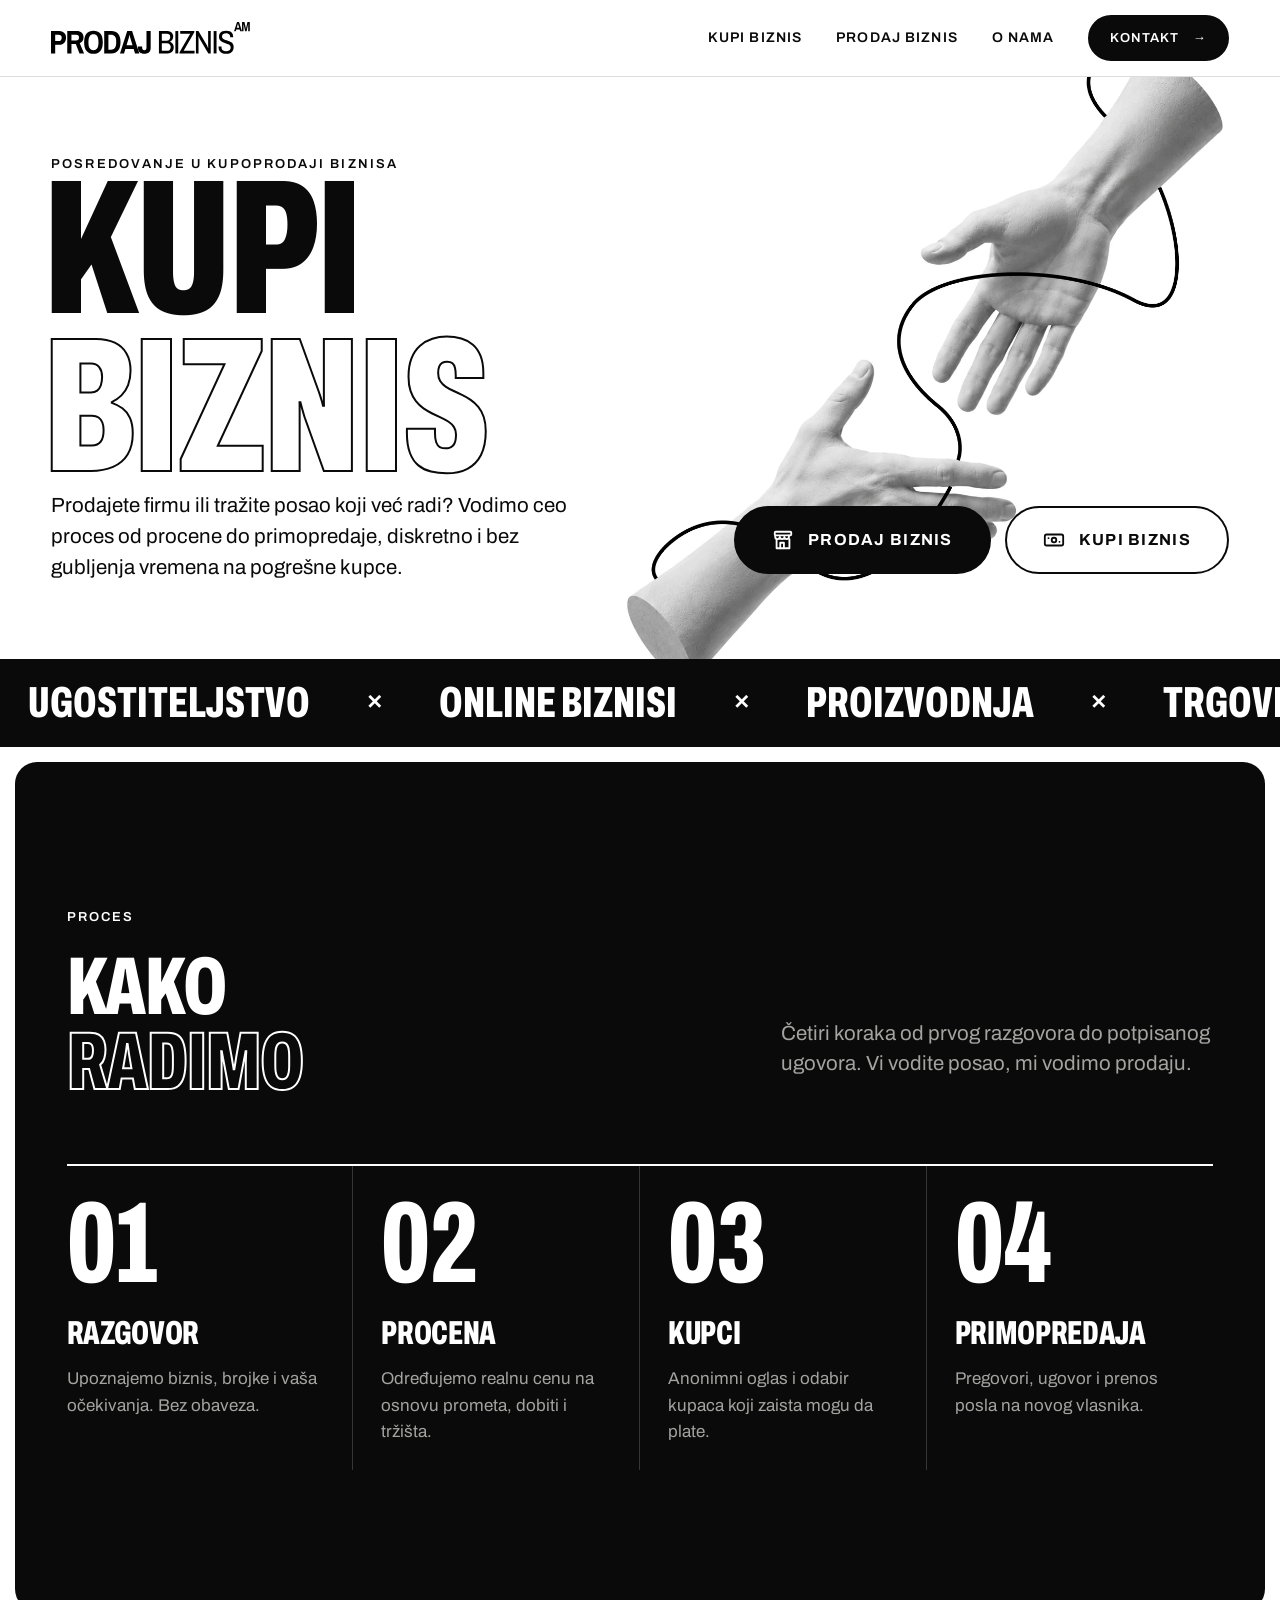
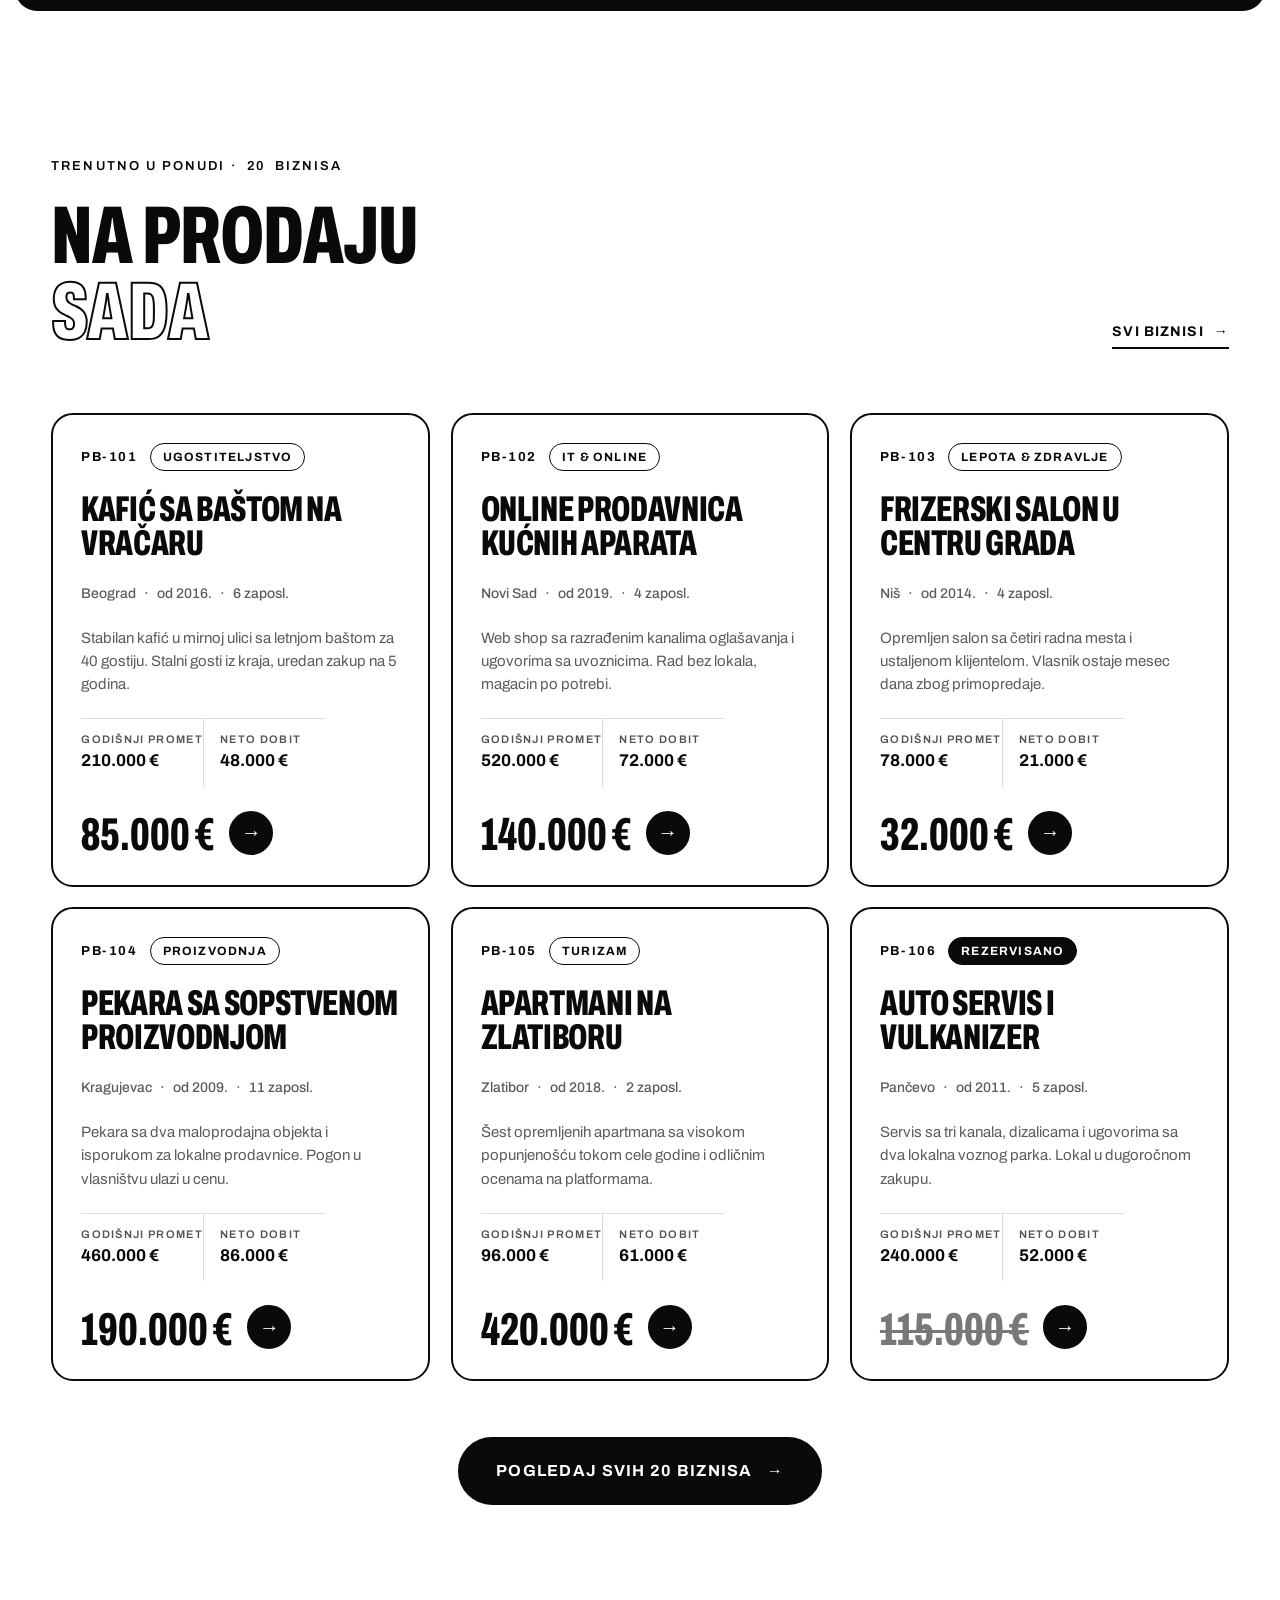
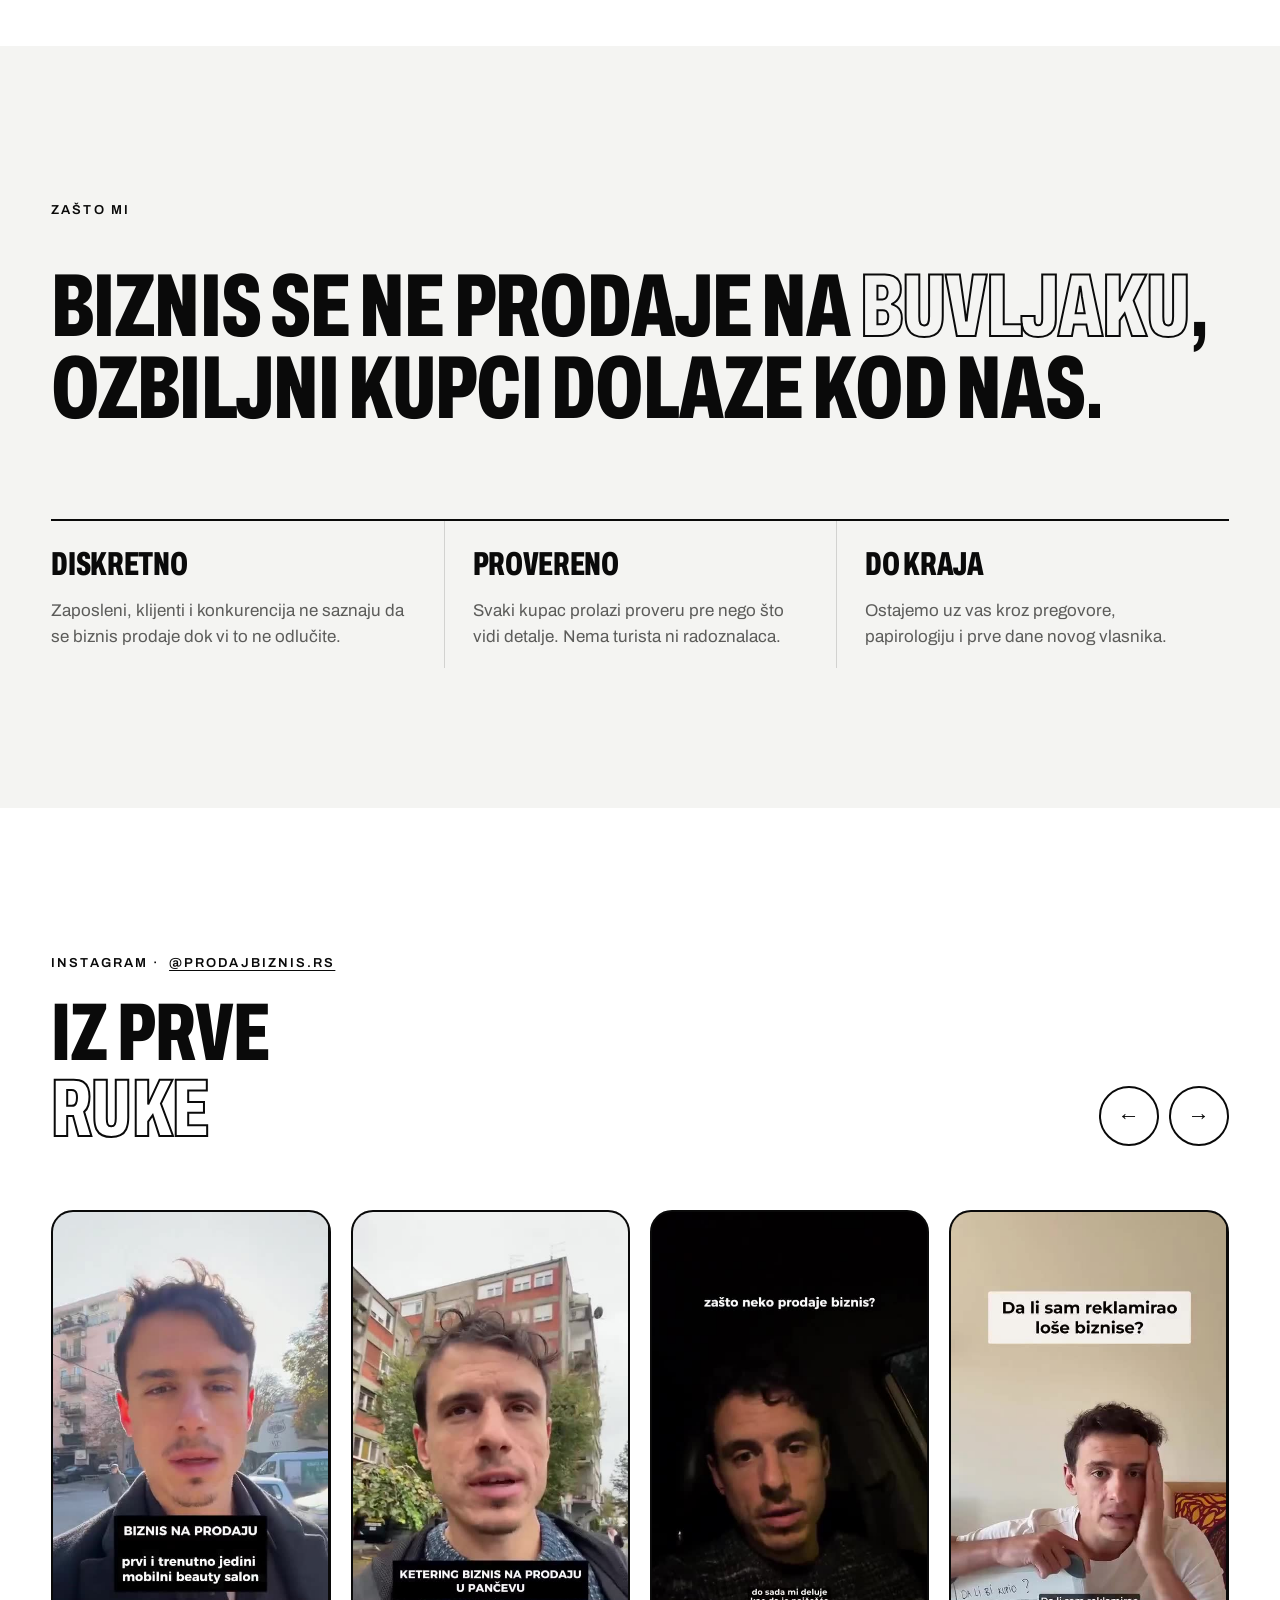
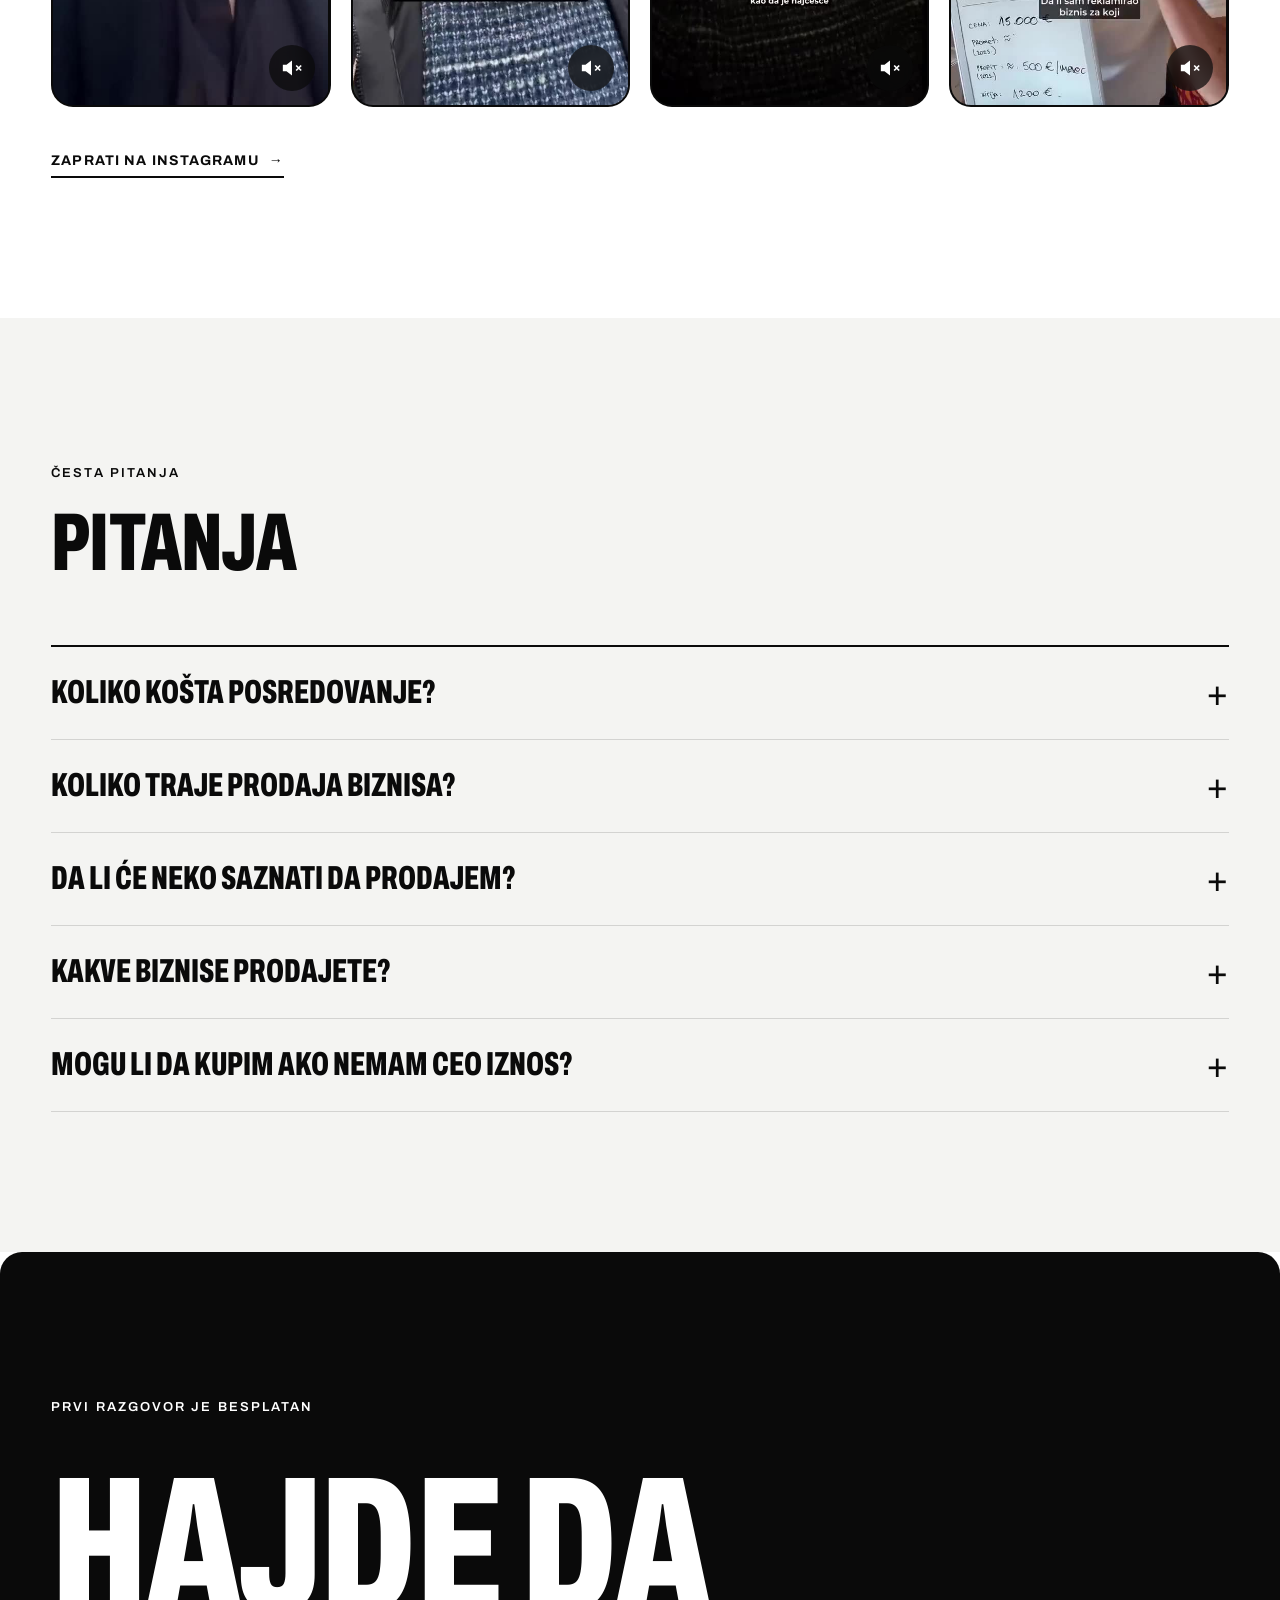
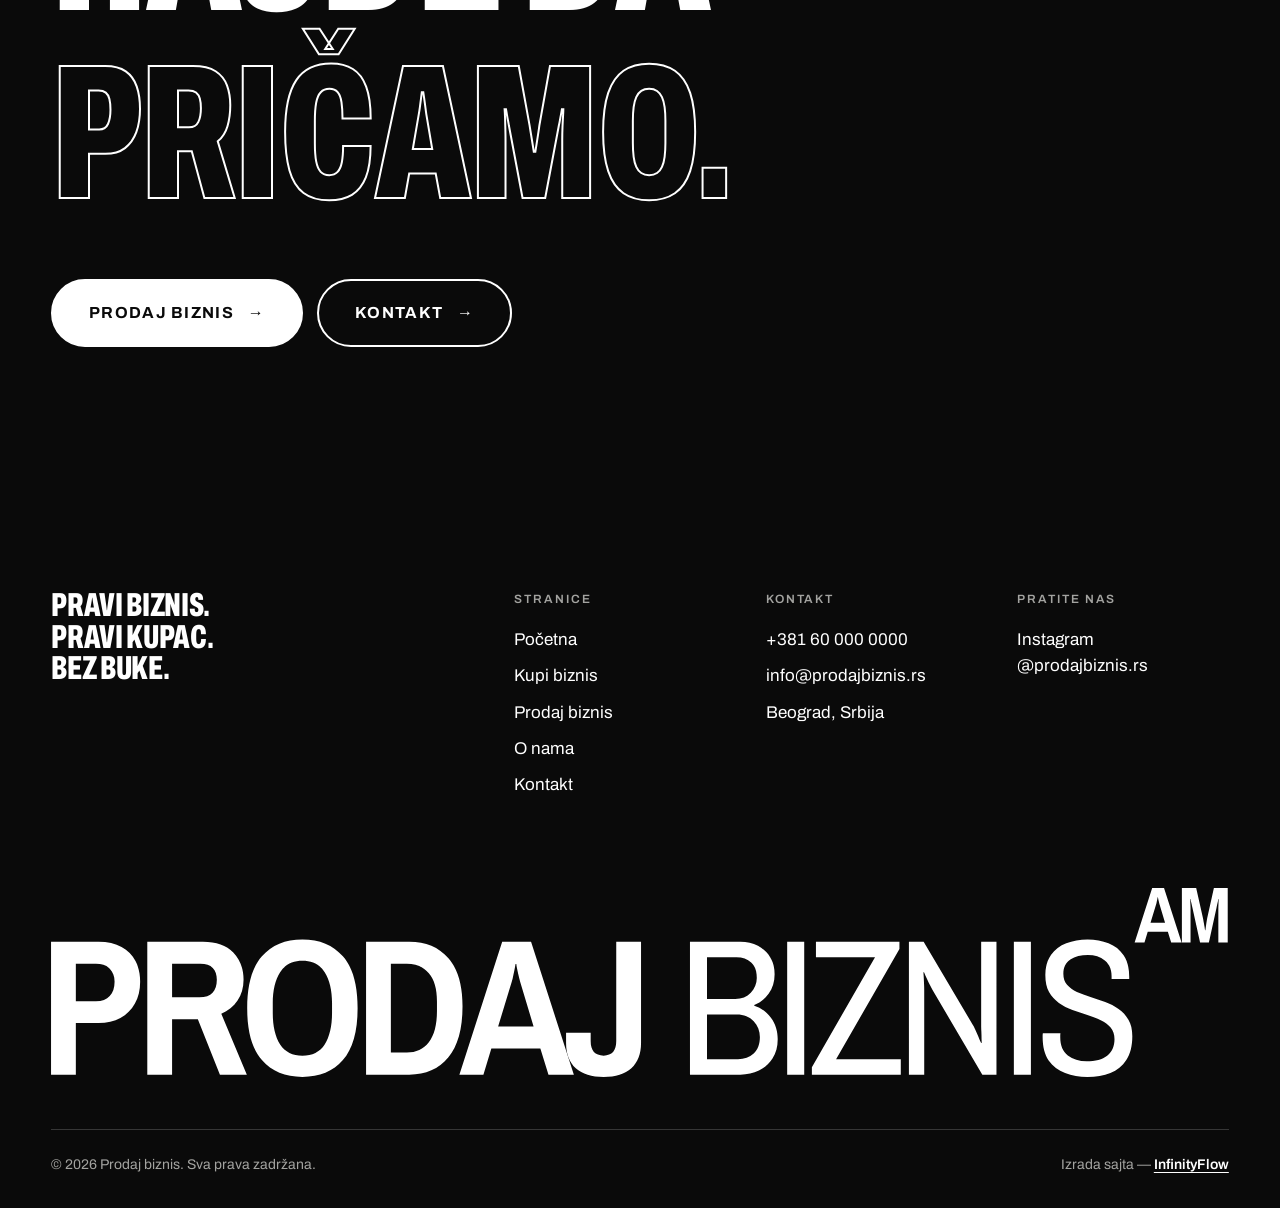
<file: index.html>
<!doctype html>
<html lang="sr-Latn">
<head>
  <meta charset="utf-8">
  <meta name="viewport" content="width=device-width, initial-scale=1">
  <title>Prodaj biznis — posredovanje u kupoprodaji biznisa</title>
  <meta name="description" content="Prodaj biznis vodi Aleksandar Mitrović. Diskretno posredovanje u prodaji i kupovini firmi, lokala i online biznisa u Srbiji.">
  <meta property="og:title" content="Prodaj biznis — posredovanje u kupoprodaji biznisa">
  <meta property="og:description" content="Diskretno posredovanje u prodaji i kupovini biznisa u Srbiji.">
  <meta name="theme-color" content="#0a0a0a">
  <link rel="icon" href="assets/img/logo.svg" type="image/svg+xml">
  <link rel="preload" href="assets/fonts/archivo-latin-wdth-normal.woff2" as="font" type="font/woff2" crossorigin>
  <link rel="stylesheet" href="assets/css/style.css">
</head>
<body data-page="home">
  <header id="site-header"></header>

  <main>
    <!-- HERO -->
    <section class="hero">
      <div class="wrap">
        <div class="hero-top">
          <span class="eyebrow">Posredovanje u kupoprodaji biznisa</span>
        </div>
        <div class="hero-head">
          <h1 aria-label="Prodaj ili kupi biznis">
            <span class="line" aria-hidden="true"><span class="rotator" data-rotator><span class="rw is-active">Prodaj</span><span class="rw">Kupi</span></span></span>
            <span class="line" aria-hidden="true"><span class="outline">Biznis</span></span>
          </h1>
          <div class="hero-icon hero-hands">
            <picture>
              <source type="image/webp" srcset="assets/img/hands-sm.webp 598w, assets/img/hands.webp 1196w" sizes="(min-width: 901px) 50vw, 0px">
              <img src="assets/img/hands.jpg" width="1196" height="1241" alt="Dve bele ruke od kamena koje se pružaju jedna ka drugoj" fetchpriority="high">
            </picture>
          </div>
        </div>
        <div class="hero-bottom hero-bottom--split">
          <p class="lead">Prodajete firmu ili tražite posao koji već radi? Vodimo ceo proces od procene do primopredaje, diskretno i bez gubljenja vremena na pogrešne kupce.</p>
          <div class="hero-actions">
            <a class="btn btn--lg" href="prodaj-biznis.html"><svg class="btn-icon" width="22" height="22" viewBox="0 0 24 24" fill="none" stroke="currentColor" stroke-width="2" stroke-linecap="round" stroke-linejoin="round" aria-hidden="true"><rect x="3" y="3" width="18" height="4" rx="1"/><path d="M3.5 7v1.5a2.5 2.5 0 0 0 5 0 2.5 2.5 0 0 0 5 0 2.5 2.5 0 0 0 5 0V7"/><path d="M5 11v10h14V11"/><path d="M9 21v-6h4v6"/></svg> Prodaj biznis</a>
            <a class="btn btn--lg btn--ghost" href="kupi-biznis.html"><svg class="btn-icon" width="22" height="22" viewBox="0 0 24 24" fill="none" stroke="currentColor" stroke-width="2" stroke-linecap="round" stroke-linejoin="round" aria-hidden="true"><rect x="2" y="6" width="20" height="12" rx="2"/><circle cx="12" cy="12" r="2.5"/><path d="M6 10h.01M18 14h.01"/></svg> Kupi biznis</a>
          </div>
        </div>
      </div>
    </section>

    <div class="ticker" aria-hidden="true">
      <div class="ticker__track">
        <span>Ugostiteljstvo</span><span>Online biznisi</span><span>Proizvodnja</span><span>Trgovina</span><span>Turizam</span><span>Usluge</span><span>Lepota &amp; zdravlje</span><span>Auto</span>
        <span>Ugostiteljstvo</span><span>Online biznisi</span><span>Proizvodnja</span><span>Trgovina</span><span>Turizam</span><span>Usluge</span><span>Lepota &amp; zdravlje</span><span>Auto</span>
      </div>
    </div>

    <!-- KAKO RADIMO -->
    <section class="section on-dark">
      <div class="wrap">
        <div class="section-head reveal">
          <div>
            <span class="eyebrow">Proces</span>
            <h2>Kako<br><span class="outline">radimo</span></h2>
          </div>
          <p class="lead muted" style="max-width:36ch">Četiri koraka od prvog razgovora do potpisanog ugovora. Vi vodite posao, mi vodimo prodaju.</p>
        </div>
        <div class="steps steps--progress reveal" data-progress>
          <div class="step">
            <span class="step__num">01</span>
            <h3>Razgovor</h3>
            <p class="muted">Upoznajemo biznis, brojke i vaša očekivanja. Bez obaveza.</p>
          </div>
          <div class="step">
            <span class="step__num">02</span>
            <h3>Procena</h3>
            <p class="muted">Određujemo realnu cenu na osnovu prometa, dobiti i tržišta.</p>
          </div>
          <div class="step">
            <span class="step__num">03</span>
            <h3>Kupci</h3>
            <p class="muted">Anonimni oglas i odabir kupaca koji zaista mogu da plate.</p>
          </div>
          <div class="step">
            <span class="step__num">04</span>
            <h3>Primopredaja</h3>
            <p class="muted">Pregovori, ugovor i prenos posla na novog vlasnika.</p>
          </div>
        </div>
      </div>
    </section>

    <!-- AKTUELNO NA PRODAJU -->
    <section class="section">
      <div class="wrap">
        <div class="section-head reveal">
          <div>
            <span class="eyebrow">Trenutno u ponudi · <span data-listing-total>20</span> biznisa</span>
            <h2>Na prodaju<br><span class="outline">sada</span></h2>
          </div>
          <a class="link-underline" href="kupi-biznis.html">Svi biznisi <span>→</span></a>
        </div>
        <div class="listings reveal" id="featured-listings"></div>
        <div class="mt-l" style="display:flex;justify-content:center">
          <a class="btn btn--lg" href="kupi-biznis.html"><span>Pogledaj svih <span data-listing-total>20</span> biznisa</span> <span class="arrow">→</span></a>
        </div>
      </div>
    </section>

    <!-- STAV + STUBOVI -->
    <section class="section on-paper">
      <div class="wrap">
        <p class="eyebrow reveal">Zašto mi</p>
        <h2 class="statement mt-m reveal">Biznis se ne prodaje na <span class="outline">buvljaku</span>, ozbiljni kupci dolaze kod nas.</h2>
        <div class="pillars reveal">
          <div class="pillar">
            <h3>Diskretno</h3>
            <p class="muted">Zaposleni, klijenti i konkurencija ne saznaju da se biznis prodaje dok vi to ne odlučite.</p>
          </div>
          <div class="pillar">
            <h3>Provereno</h3>
            <p class="muted">Svaki kupac prolazi proveru pre nego što vidi detalje. Nema turista ni radoznalaca.</p>
          </div>
          <div class="pillar">
            <h3>Do kraja</h3>
            <p class="muted">Ostajemo uz vas kroz pregovore, papirologiju i prve dane novog vlasnika.</p>
          </div>
        </div>
      </div>
    </section>

    <!-- INSTAGRAM RILSOVI -->
    <section class="section">
      <div class="wrap">
        <div class="section-head reveal">
          <div>
            <span class="eyebrow">Instagram · <a href="https://www.instagram.com/prodajbiznis.rs/" target="_blank" rel="noopener" style="text-decoration:underline;text-underline-offset:3px">@prodajbiznis.rs</a></span>
            <h2>Iz prve<br><span class="outline">ruke</span></h2>
          </div>
          <div class="reels__nav">
            <button class="icon-btn" id="reels-prev" aria-label="Prethodni">←</button>
            <button class="icon-btn" id="reels-next" aria-label="Sledeći">→</button>
          </div>
        </div>
      </div>
      <div class="reels reveal">
        <div class="reels__track" id="reels-track"></div>
      </div>
      <div class="wrap mt-m">
        <a class="link-underline" href="https://www.instagram.com/prodajbiznis.rs/" target="_blank" rel="noopener">Zaprati na Instagramu <span>→</span></a>
      </div>
    </section>

    <!-- FAQ -->
    <section class="section on-paper">
      <div class="wrap">
        <div class="section-head reveal">
          <div>
            <span class="eyebrow">Česta pitanja</span>
            <h2>Pitanja</h2>
          </div>
        </div>
        <div class="faq reveal">
          <details>
            <summary>Koliko košta posredovanje?</summary>
            <p>Procena i prvi razgovor su besplatni. Provizija se dogovara unapred i plaća se tek kada se prodaja uspešno završi.</p>
          </details>
          <details>
            <summary>Koliko traje prodaja biznisa?</summary>
            <p>Zavisi od delatnosti, cene i spremnosti dokumentacije. Manji biznisi se često prodaju za nekoliko nedelja, veći za nekoliko meseci.</p>
          </details>
          <details>
            <summary>Da li će neko saznati da prodajem?</summary>
            <p>Ne. Oglasi su anonimni, a naziv firme i lokaciju otkrivamo samo proverenim kupcima nakon potpisane izjave o poverljivosti.</p>
          </details>
          <details>
            <summary>Kakve biznise prodajete?</summary>
            <p>Od kafića i salona, preko proizvodnje i turizma, do online prodavnica i softvera. Bitno je da biznis radi i da ima brojke koje to pokazuju.</p>
          </details>
          <details>
            <summary>Mogu li da kupim ako nemam ceo iznos?</summary>
            <p>Često da. Pomažemo oko modela plaćanja na rate prema prodavcu, partnerstva ili kreditiranja, u zavisnosti od posla.</p>
          </details>
        </div>
      </div>
    </section>

    <!-- CTA -->
    <section class="section on-dark">
      <div class="wrap cta-block">
        <span class="eyebrow reveal">Prvi razgovor je besplatan</span>
        <h2 class="mega mt-m reveal">Hajde da<br><span class="outline">pričamo.</span></h2>
        <div class="cta-row reveal">
          <a class="btn btn--lg btn--white" href="prodaj-biznis.html">Prodaj biznis <span class="arrow">→</span></a>
          <a class="btn btn--lg btn--ghost-white" href="kontakt.html">Kontakt <span class="arrow">→</span></a>
        </div>
      </div>
    </section>
  </main>

  <footer id="site-footer"></footer>

  <script src="assets/js/data.js"></script>
  <script src="assets/js/main.js"></script>
</body>
</html>
</file>
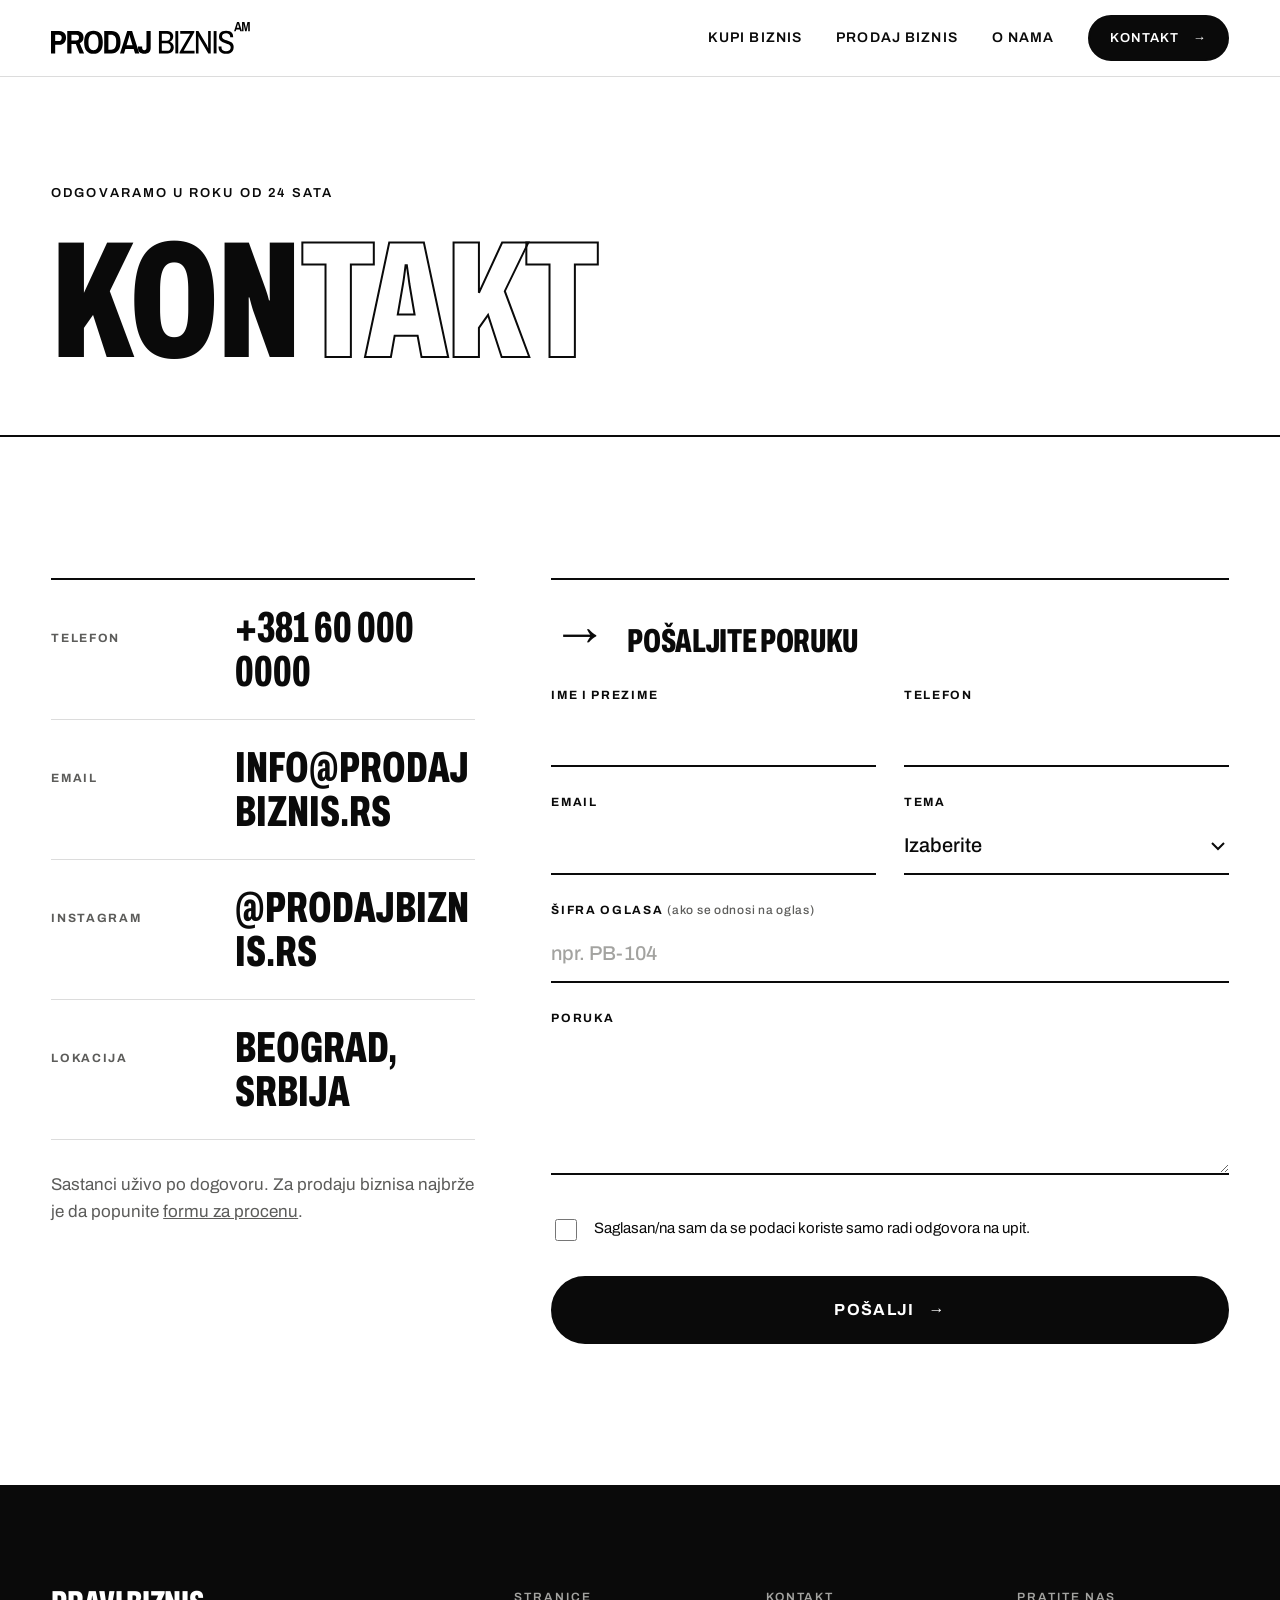
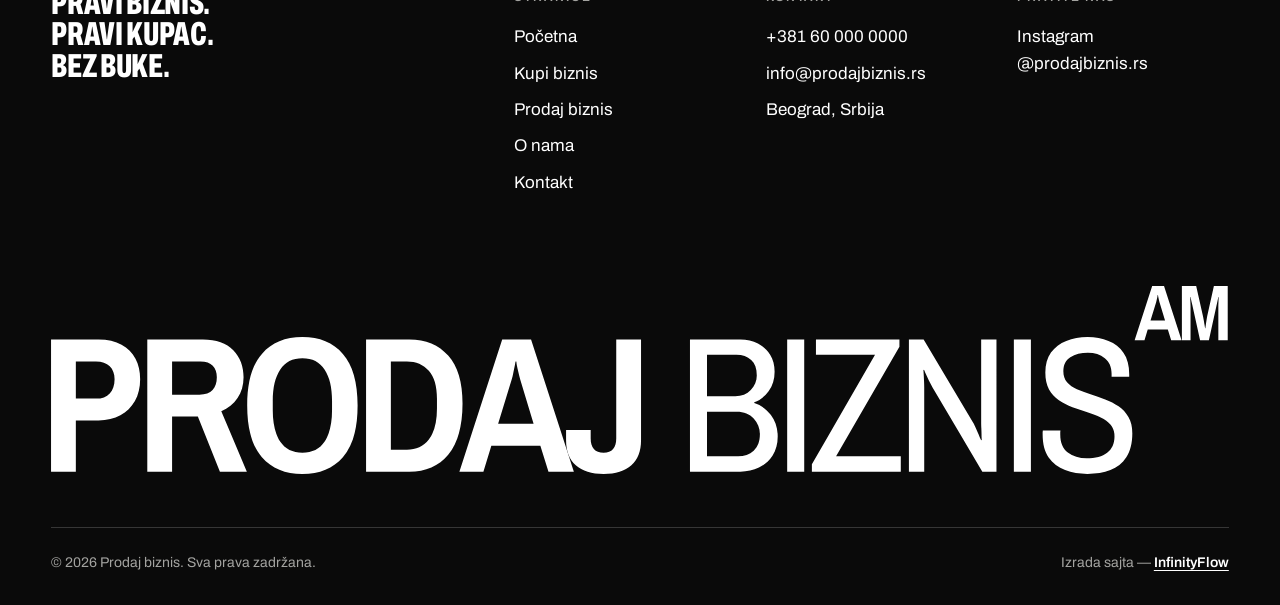
<file: kontakt.html>
<!doctype html>
<html lang="sr-Latn">
<head>
  <meta charset="utf-8">
  <meta name="viewport" content="width=device-width, initial-scale=1">
  <title>Kontakt | Prodaj biznis</title>
  <meta name="description" content="Kontaktirajte Prodaj biznis — telefon, email, Instagram ili forma. Odgovaramo u roku od 24 sata.">
  <meta name="theme-color" content="#0a0a0a">
  <link rel="icon" href="assets/img/logo.svg" type="image/svg+xml">
  <link rel="preload" href="assets/fonts/archivo-latin-wdth-normal.woff2" as="font" type="font/woff2" crossorigin>
  <link rel="stylesheet" href="assets/css/style.css">
</head>
<body data-page="kontakt">
  <header id="site-header"></header>

  <main>
    <section class="page-hero">
      <div class="wrap">
        <span class="eyebrow">Odgovaramo u roku od 24 sata</span>
        <h1>Kon<span class="outline">takt</span></h1>
      </div>
    </section>

    <section class="section">
      <div class="wrap form-layout">
        <div>
          <div class="contact-list">
            <div class="contact-item"><small>Telefon</small><a data-site="phone" href="#"></a></div>
            <div class="contact-item"><small>Email</small><a data-site="email" href="#"></a></div>
            <div class="contact-item"><small>Instagram</small><a data-site="instagram" href="#" target="_blank" rel="noopener"></a></div>
            <div class="contact-item"><small>Lokacija</small><span data-site="city"></span></div>
          </div>
          <p class="muted mt-m">Sastanci uživo po dogovoru. Za prodaju biznisa najbrže je da popunite <a href="prodaj-biznis.html" style="text-decoration:underline">formu za procenu</a>.</p>
        </div>

        <div>
          <form data-form data-subject="Upit sa sajta" data-success="contact-success" novalidate>
            <div class="form-step" style="padding-bottom:0">
              <div class="form-step__head"><span class="n">→</span><h3>Pošaljite poruku</h3></div>
              <div class="fields">
                <label class="field"><span>Ime i prezime</span><input name="ime" data-label="Ime i prezime" required autocomplete="name"></label>
                <label class="field"><span>Telefon</span><input name="telefon" data-label="Telefon" type="tel" autocomplete="tel"></label>
                <label class="field"><span>Email</span><input name="email" data-label="Email" type="email" required autocomplete="email"></label>
                <label class="field"><span>Tema</span>
                  <select name="tip" id="c-tip" data-label="Tema" required>
                    <option value="">Izaberite</option>
                    <option>Želim da kupim biznis</option>
                    <option>Želim da prodam biznis</option>
                    <option>Saradnja</option>
                    <option>Drugo</option>
                  </select>
                </label>
                <label class="field field--full"><span>Šifra oglasa <i>(ako se odnosi na oglas)</i></span><input name="oglas" id="c-oglas" data-label="Šifra oglasa" placeholder="npr. PB-104"></label>
                <label class="field field--full"><span>Poruka</span><textarea name="poruka" id="c-msg" data-label="Poruka" required></textarea></label>
              </div>
              <label class="consent"><input type="checkbox" required> <span>Saglasan/na sam da se podaci koriste samo radi odgovora na upit.</span></label>
              <button class="btn btn--lg" type="submit" style="width:100%">Pošalji <span class="arrow">→</span></button>
            </div>
          </form>
          <div class="form-success" id="contact-success" role="status">
            <h3>Poruka je poslata.</h3>
            <p>Javljamo se u roku od 24 sata.</p>
          </div>
        </div>
      </div>
    </section>
  </main>

  <footer id="site-footer"></footer>

  <script src="assets/js/data.js"></script>
  <script src="assets/js/main.js"></script>
</body>
</html>
</file>
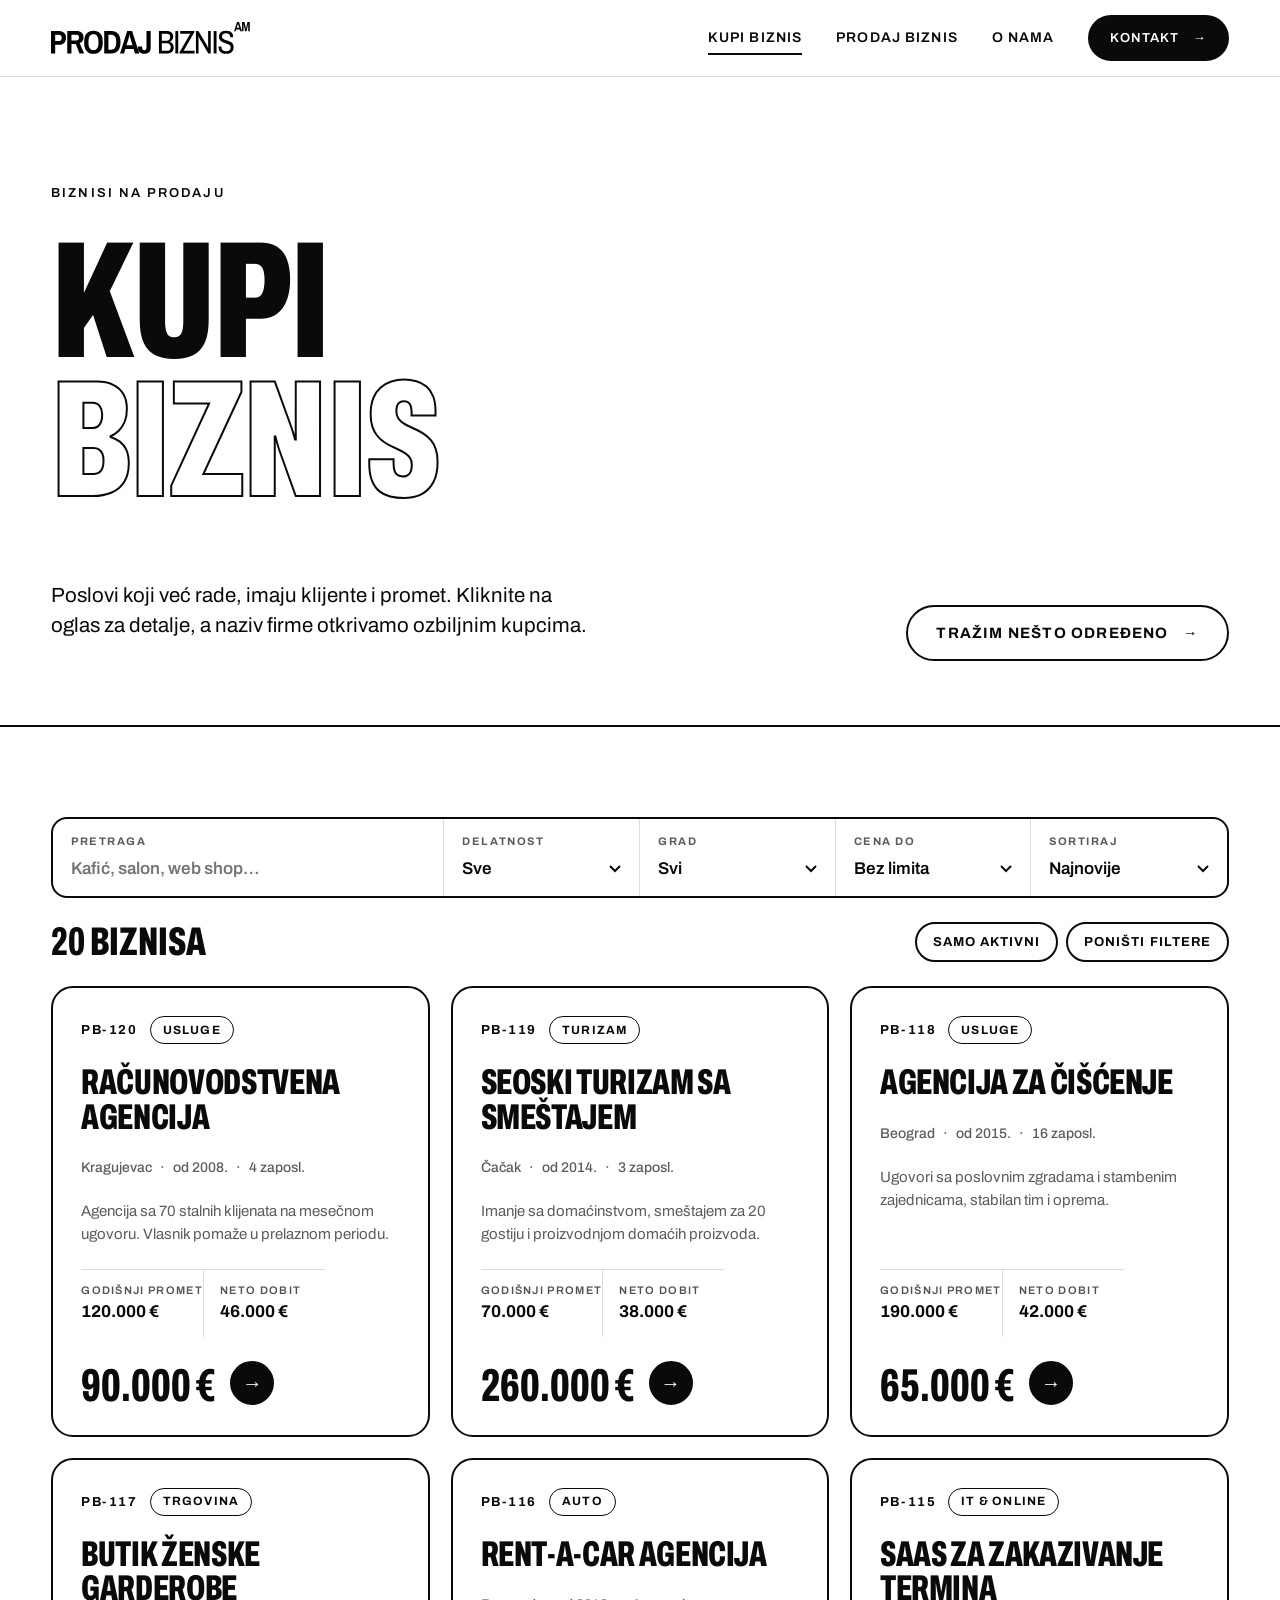
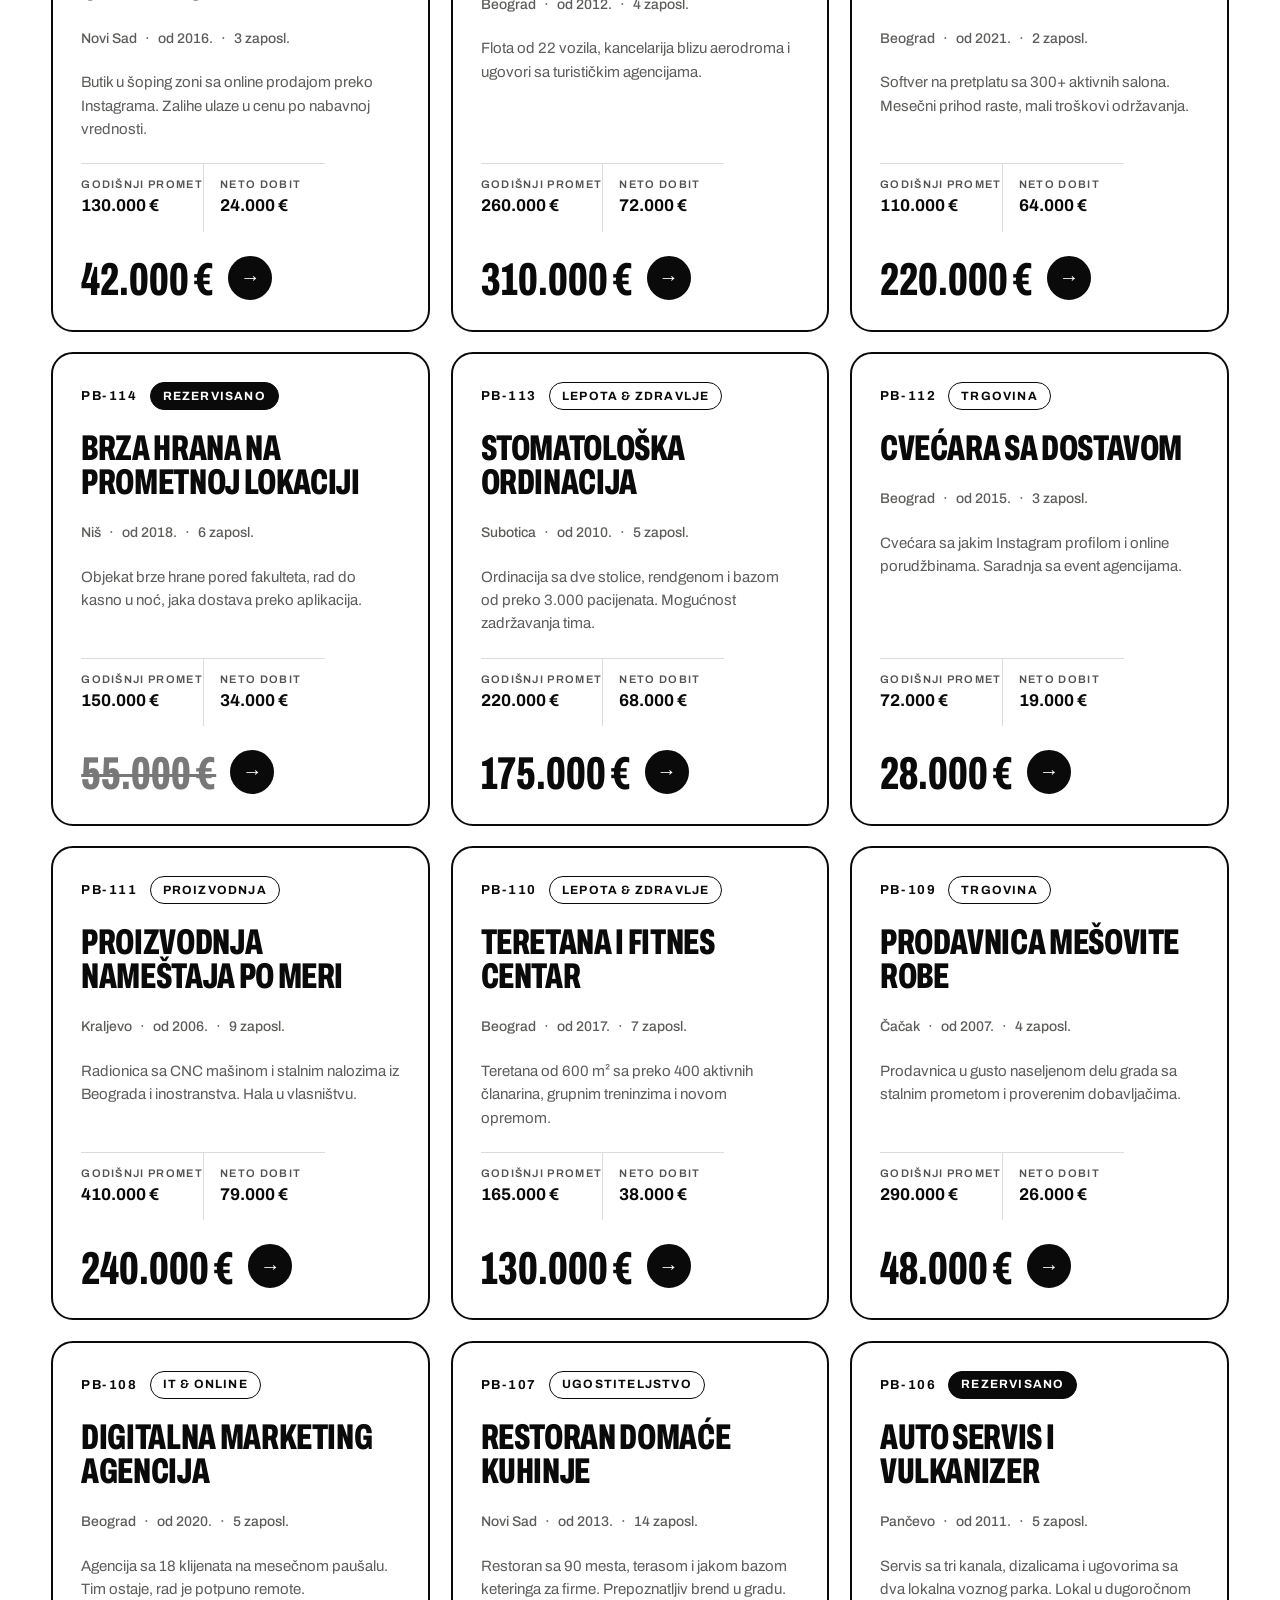
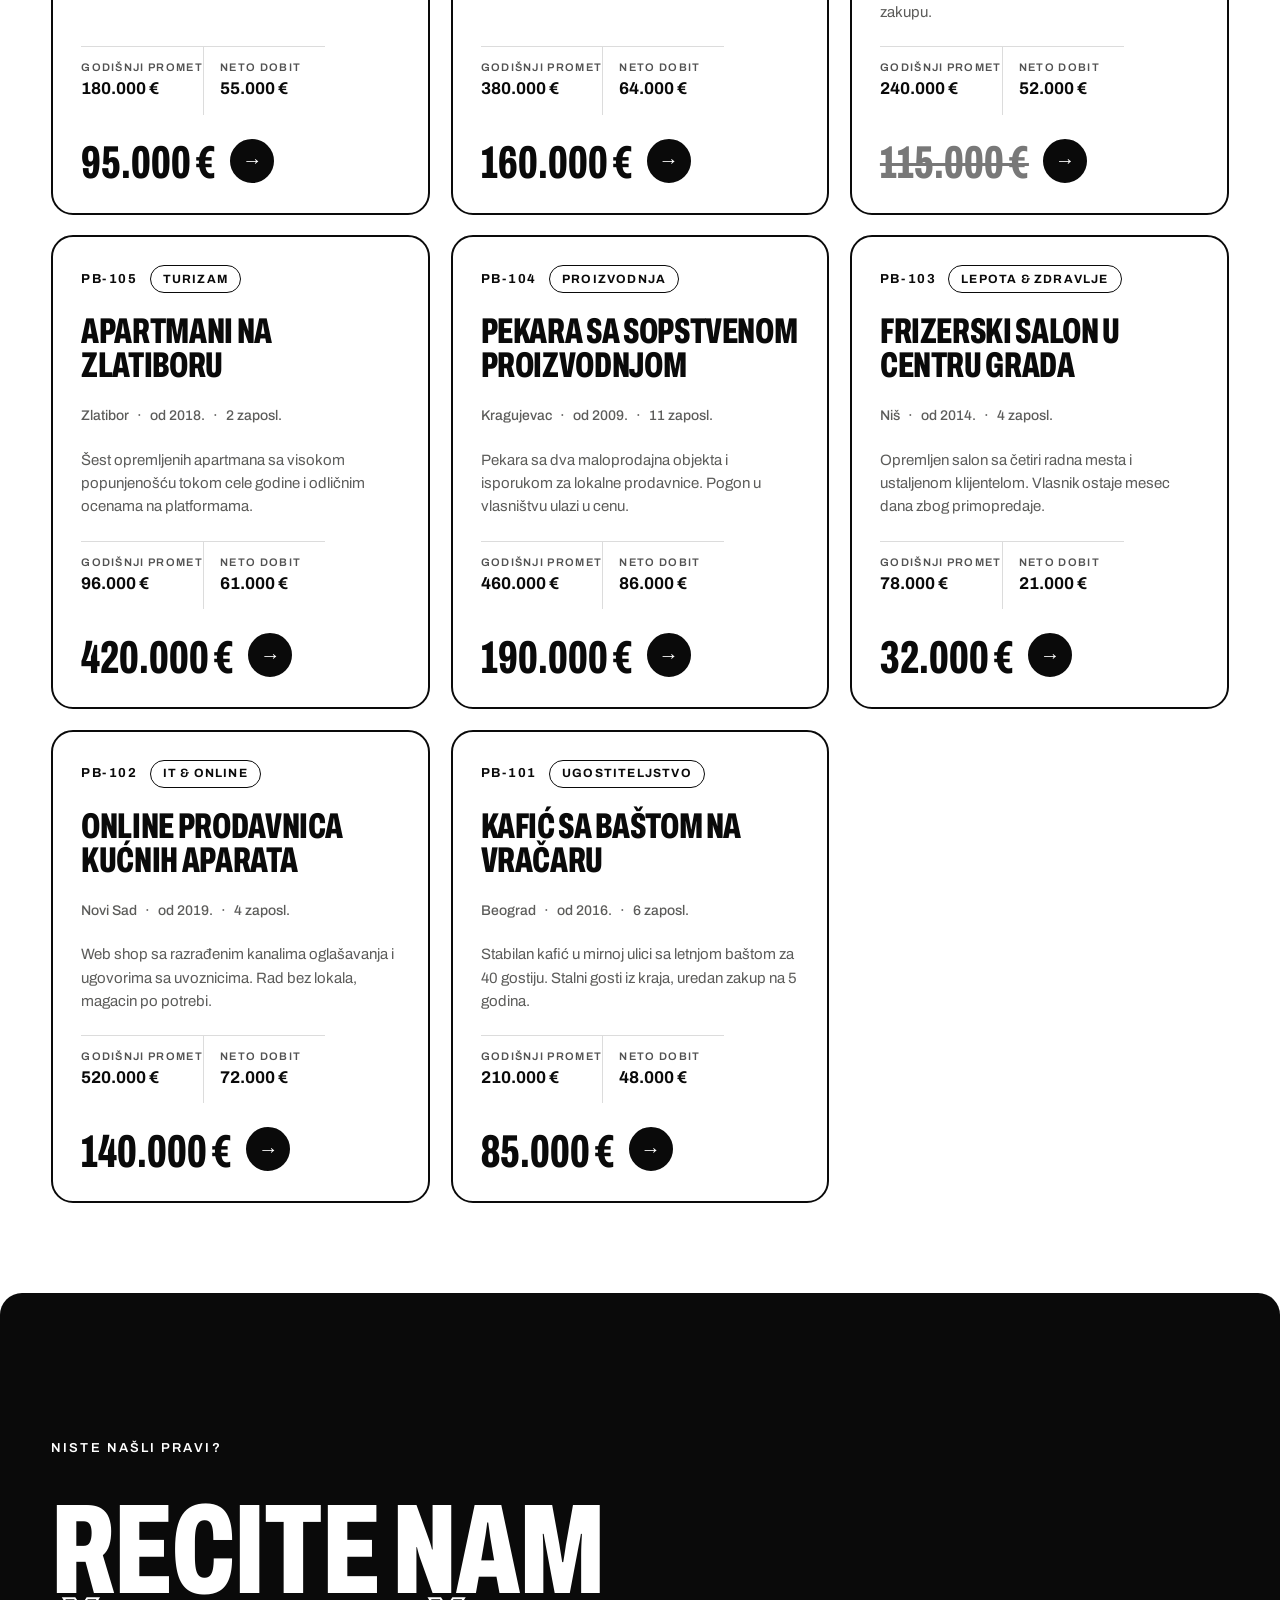
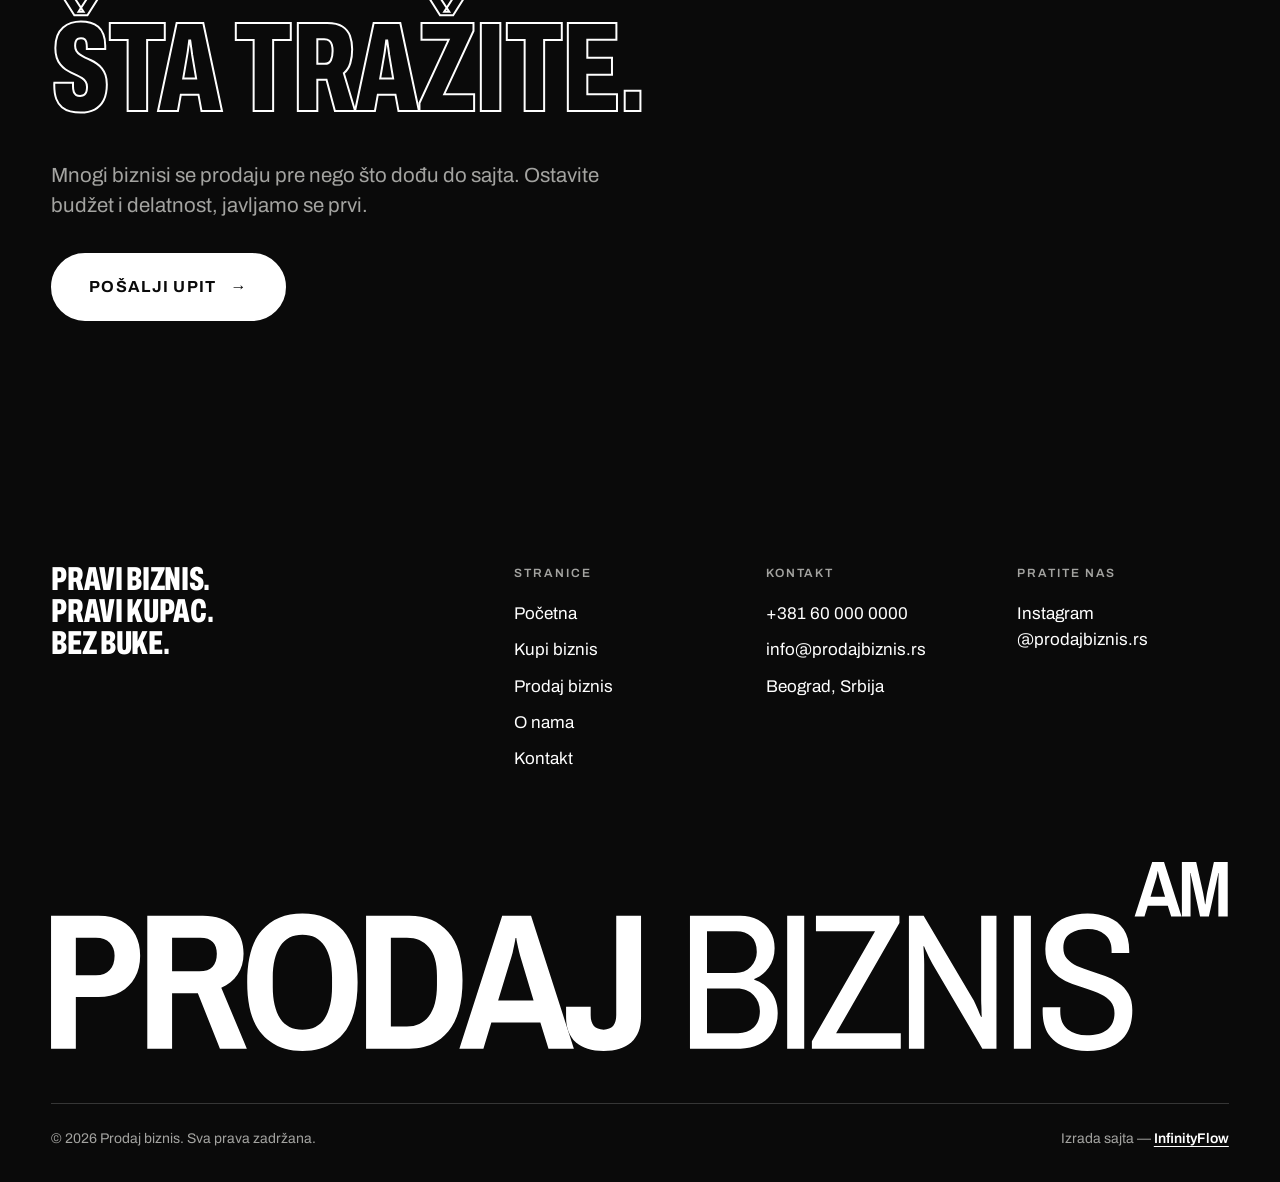
<file: kupi-biznis.html>
<!doctype html>
<html lang="sr-Latn">
<head>
  <meta charset="utf-8">
  <meta name="viewport" content="width=device-width, initial-scale=1">
  <title>Kupi biznis — biznisi na prodaju | Prodaj biznis</title>
  <meta name="description" content="Biznisi na prodaju u Srbiji: ugostiteljstvo, trgovina, proizvodnja, turizam, online biznisi. Provereni podaci o prometu i dobiti.">
  <meta name="theme-color" content="#0a0a0a">
  <link rel="icon" href="assets/img/logo.svg" type="image/svg+xml">
  <link rel="preload" href="assets/fonts/archivo-latin-wdth-normal.woff2" as="font" type="font/woff2" crossorigin>
  <link rel="stylesheet" href="assets/css/style.css">
</head>
<body data-page="kupi">
  <header id="site-header"></header>

  <main>
    <section class="page-hero">
      <div class="wrap">
        <span class="eyebrow">Biznisi na prodaju</span>
        <h1>Kupi<br><span class="outline">biznis</span></h1>
        <div class="page-hero__row">
          <p class="lead">Poslovi koji već rade, imaju klijente i promet. Kliknite na oglas za detalje, a naziv firme otkrivamo ozbiljnim kupcima.</p>
          <a class="btn btn--ghost" href="kontakt.html">Tražim nešto određeno <span class="arrow">→</span></a>
        </div>
      </div>
    </section>

    <section class="section--tight">
      <div class="wrap">
        <div class="filters" role="search">
          <label><small>Pretraga</small><input id="f-q" type="search" placeholder="Kafić, salon, web shop…"></label>
          <label><small>Delatnost</small><select id="f-cat"><option value="">Sve</option></select></label>
          <label><small>Grad</small><select id="f-city"><option value="">Svi</option></select></label>
          <label><small>Cena do</small>
            <select id="f-price">
              <option value="">Bez limita</option>
              <option value="50000">50.000 €</option>
              <option value="100000">100.000 €</option>
              <option value="200000">200.000 €</option>
              <option value="300000">300.000 €</option>
            </select>
          </label>
          <label><small>Sortiraj</small>
            <select id="f-sort">
              <option value="new">Najnovije</option>
              <option value="price-asc">Cena ↑</option>
              <option value="price-desc">Cena ↓</option>
              <option value="profit">Najveća dobit</option>
            </select>
          </label>
        </div>

        <div class="results-bar">
          <strong id="results-count" aria-live="polite">20 biznisa</strong>
          <div class="chips" id="chips">
            <button type="button" class="chip" data-active aria-pressed="false">Samo aktivni</button>
            <button type="button" class="chip" data-reset>Poništi filtere</button>
          </div>
        </div>

        <div class="listings" id="all-listings"></div>
        <div class="empty" id="empty" hidden>
          <h3>Nema rezultata</h3>
          <p class="muted">Probajte drugi filter ili nam recite šta tražite, a mi javljamo kad se pojavi.</p>
          <a class="btn mt-s" href="kontakt.html">Javite mi <span class="arrow">→</span></a>
        </div>
      </div>
    </section>

    <section class="section on-dark">
      <div class="wrap cta-block">
        <span class="eyebrow">Niste našli pravi?</span>
        <h2 class="huge mt-m">Recite nam<br><span class="outline">šta tražite.</span></h2>
        <p class="lead muted mt-m">Mnogi biznisi se prodaju pre nego što dođu do sajta. Ostavite budžet i delatnost, javljamo se prvi.</p>
        <div class="cta-row mt-m">
          <a class="btn btn--lg btn--white" href="kontakt.html">Pošalji upit <span class="arrow">→</span></a>
        </div>
      </div>
    </section>
  </main>

  <footer id="site-footer"></footer>

  <script src="assets/js/data.js"></script>
  <script src="assets/js/main.js"></script>
</body>
</html>
</file>
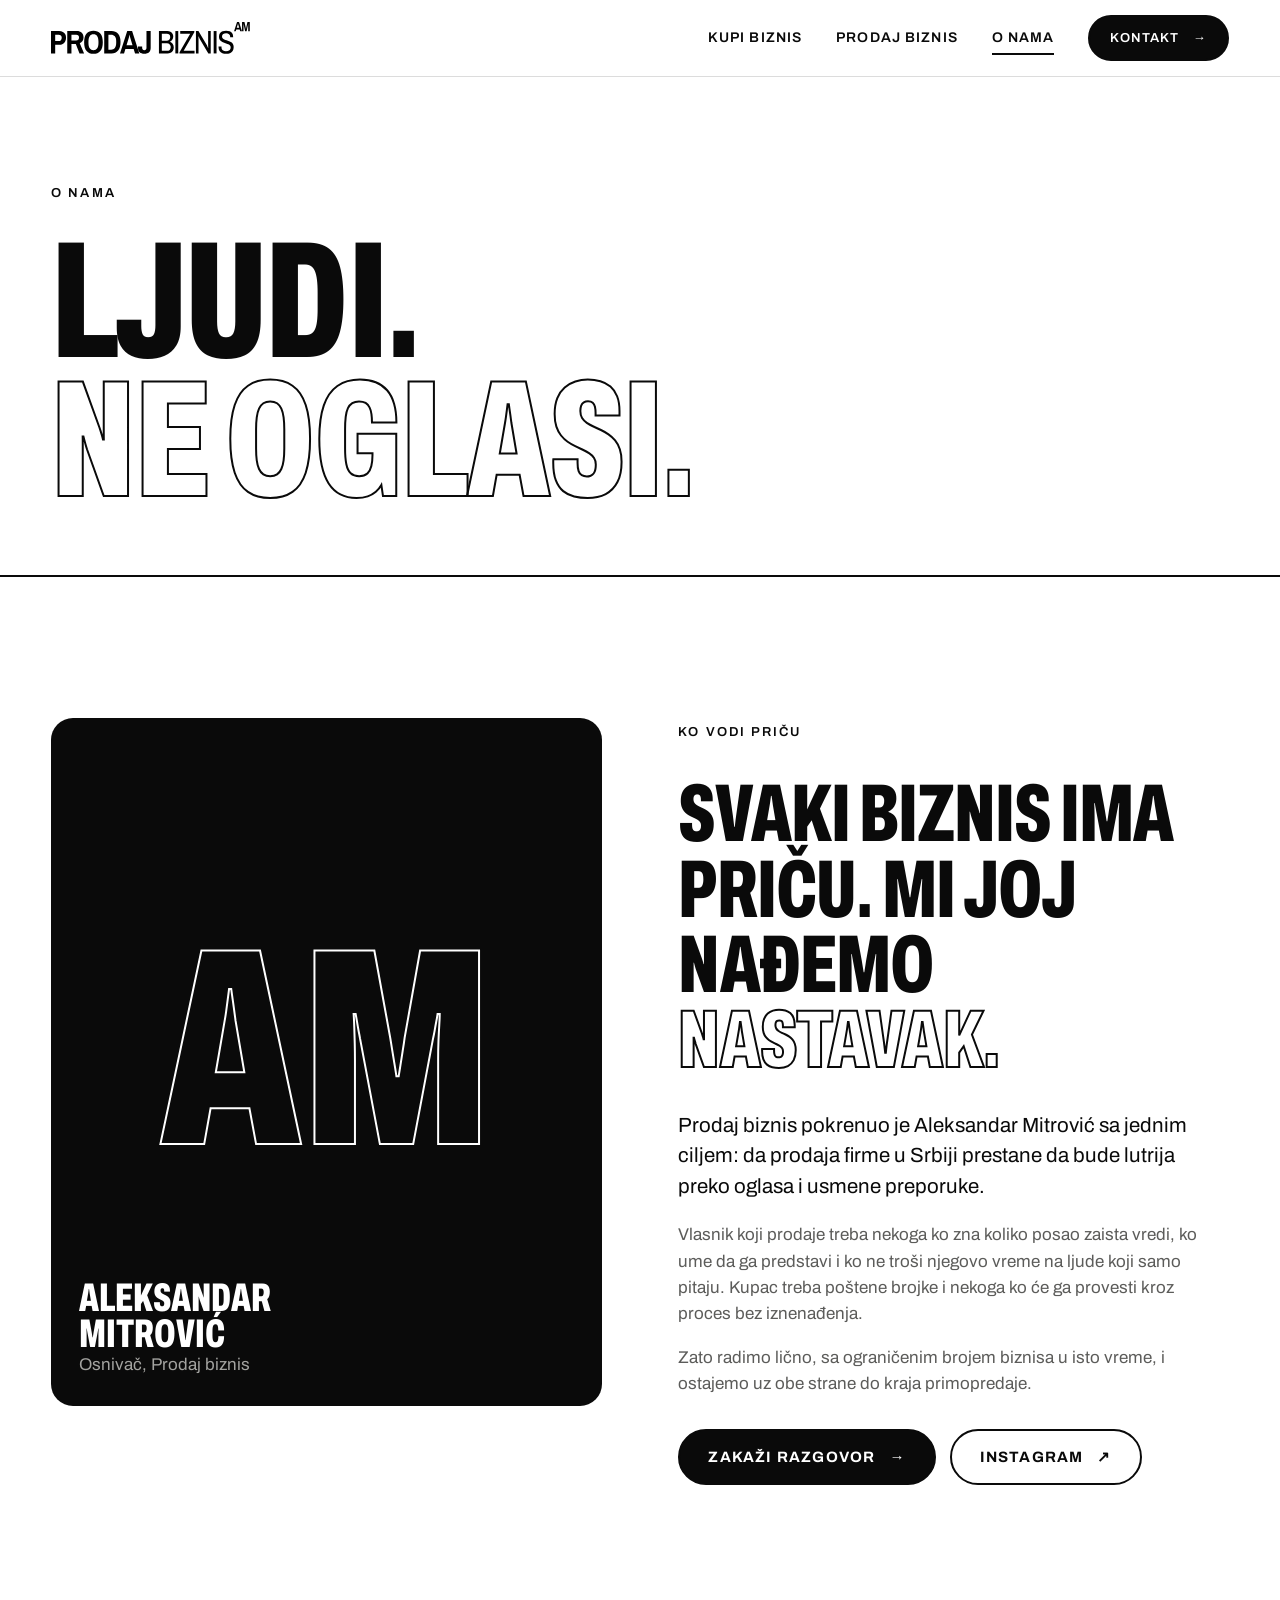
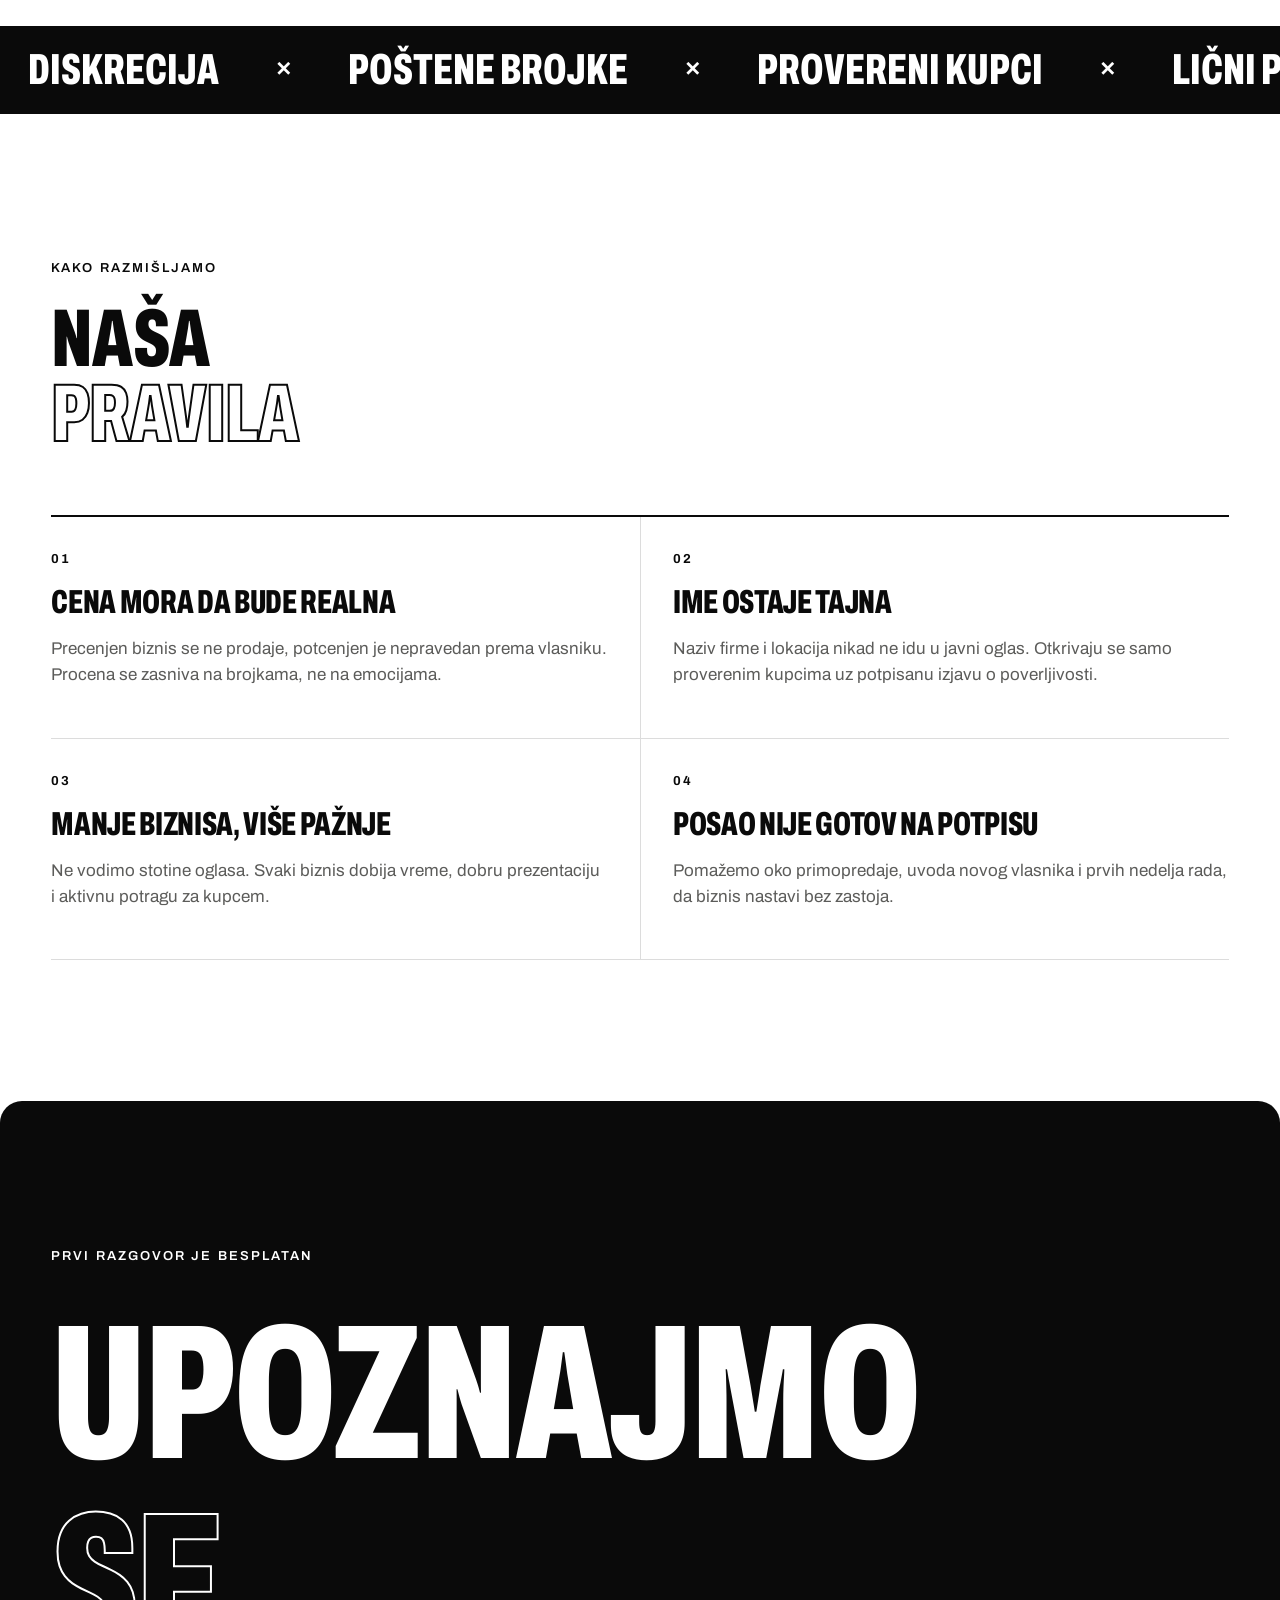
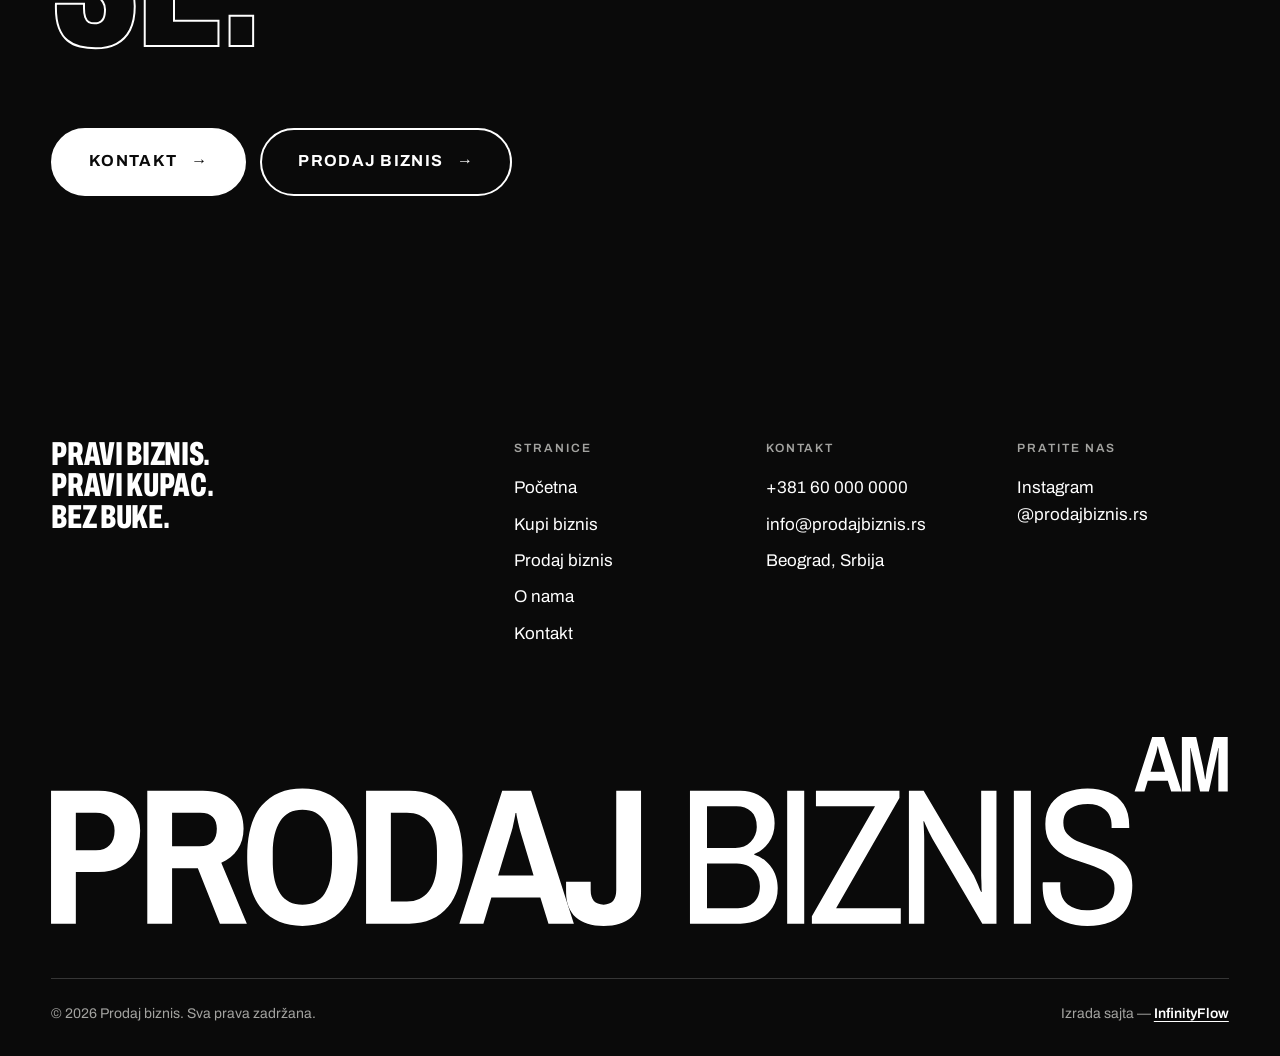
<file: o-nama.html>
<!doctype html>
<html lang="sr-Latn">
<head>
  <meta charset="utf-8">
  <meta name="viewport" content="width=device-width, initial-scale=1">
  <title>O nama — Aleksandar Mitrović | Prodaj biznis</title>
  <meta name="description" content="Prodaj biznis vodi Aleksandar Mitrović. Povezujemo vlasnike koji prodaju sa kupcima koji traže posao koji već radi.">
  <meta name="theme-color" content="#0a0a0a">
  <link rel="icon" href="assets/img/logo.svg" type="image/svg+xml">
  <link rel="preload" href="assets/fonts/archivo-latin-wdth-normal.woff2" as="font" type="font/woff2" crossorigin>
  <link rel="stylesheet" href="assets/css/style.css">
</head>
<body data-page="onama">
  <header id="site-header"></header>

  <main>
    <section class="page-hero">
      <div class="wrap">
        <span class="eyebrow">O nama</span>
        <h1>Ljudi.<br><span class="outline">Ne oglasi.</span></h1>
      </div>
    </section>

    <section class="section">
      <div class="wrap about-grid">
        <div class="portrait reveal">
          <!-- Zameniti fotografijom: <img src="assets/img/aleksandar.jpg" alt="Aleksandar Mitrović"> -->
          <span class="portrait__initials" aria-hidden="true">AM</span>
          <div class="portrait__cap">
            <strong>Aleksandar<br>Mitrović</strong>
            <span class="muted" style="color:var(--grey-2)">Osnivač, Prodaj biznis</span>
          </div>
        </div>
        <div class="reveal">
          <span class="eyebrow">Ko vodi priču</span>
          <h2 class="h2 mt-m">Svaki biznis ima priču. Mi joj nađemo <span class="outline">nastavak.</span></h2>
          <p class="lead mt-m">Prodaj biznis pokrenuo je Aleksandar Mitrović sa jednim ciljem: da prodaja firme u Srbiji prestane da bude lutrija preko oglasa i usmene preporuke.</p>
          <p class="muted">Vlasnik koji prodaje treba nekoga ko zna koliko posao zaista vredi, ko ume da ga predstavi i ko ne troši njegovo vreme na ljude koji samo pitaju. Kupac treba poštene brojke i nekoga ko će ga provesti kroz proces bez iznenađenja.</p>
          <p class="muted">Zato radimo lično, sa ograničenim brojem biznisa u isto vreme, i ostajemo uz obe strane do kraja primopredaje.</p>
          <div class="cta-row mt-m">
            <a class="btn" href="kontakt.html">Zakaži razgovor <span class="arrow">→</span></a>
            <a class="btn btn--ghost" href="https://www.instagram.com/prodajbiznis.rs/" target="_blank" rel="noopener">Instagram <span class="arrow">↗</span></a>
          </div>
        </div>
      </div>
    </section>

    <div class="ticker" aria-hidden="true">
      <div class="ticker__track">
        <span>Diskrecija</span><span>Poštene brojke</span><span>Provereni kupci</span><span>Lični pristup</span><span>Do kraja</span>
        <span>Diskrecija</span><span>Poštene brojke</span><span>Provereni kupci</span><span>Lični pristup</span><span>Do kraja</span>
      </div>
    </div>

    <section class="section">
      <div class="wrap">
        <div class="section-head reveal">
          <div>
            <span class="eyebrow">Kako razmišljamo</span>
            <h2>Naša<br><span class="outline">pravila</span></h2>
          </div>
        </div>
        <div class="values reveal">
          <div class="value">
            <span class="n">01</span>
            <h3>Cena mora da bude realna</h3>
            <p class="muted">Precenjen biznis se ne prodaje, potcenjen je nepravedan prema vlasniku. Procena se zasniva na brojkama, ne na emocijama.</p>
          </div>
          <div class="value">
            <span class="n">02</span>
            <h3>Ime ostaje tajna</h3>
            <p class="muted">Naziv firme i lokacija nikad ne idu u javni oglas. Otkrivaju se samo proverenim kupcima uz potpisanu izjavu o poverljivosti.</p>
          </div>
          <div class="value">
            <span class="n">03</span>
            <h3>Manje biznisa, više pažnje</h3>
            <p class="muted">Ne vodimo stotine oglasa. Svaki biznis dobija vreme, dobru prezentaciju i aktivnu potragu za kupcem.</p>
          </div>
          <div class="value">
            <span class="n">04</span>
            <h3>Posao nije gotov na potpisu</h3>
            <p class="muted">Pomažemo oko primopredaje, uvoda novog vlasnika i prvih nedelja rada, da biznis nastavi bez zastoja.</p>
          </div>
        </div>
      </div>
    </section>

    <section class="section on-dark">
      <div class="wrap cta-block">
        <span class="eyebrow">Prvi razgovor je besplatan</span>
        <h2 class="mega mt-m">Upoznajmo<br><span class="outline">se.</span></h2>
        <div class="cta-row">
          <a class="btn btn--lg btn--white" href="kontakt.html">Kontakt <span class="arrow">→</span></a>
          <a class="btn btn--lg btn--ghost-white" href="prodaj-biznis.html">Prodaj biznis <span class="arrow">→</span></a>
        </div>
      </div>
    </section>
  </main>

  <footer id="site-footer"></footer>

  <script src="assets/js/data.js"></script>
  <script src="assets/js/main.js"></script>
</body>
</html>
</file>
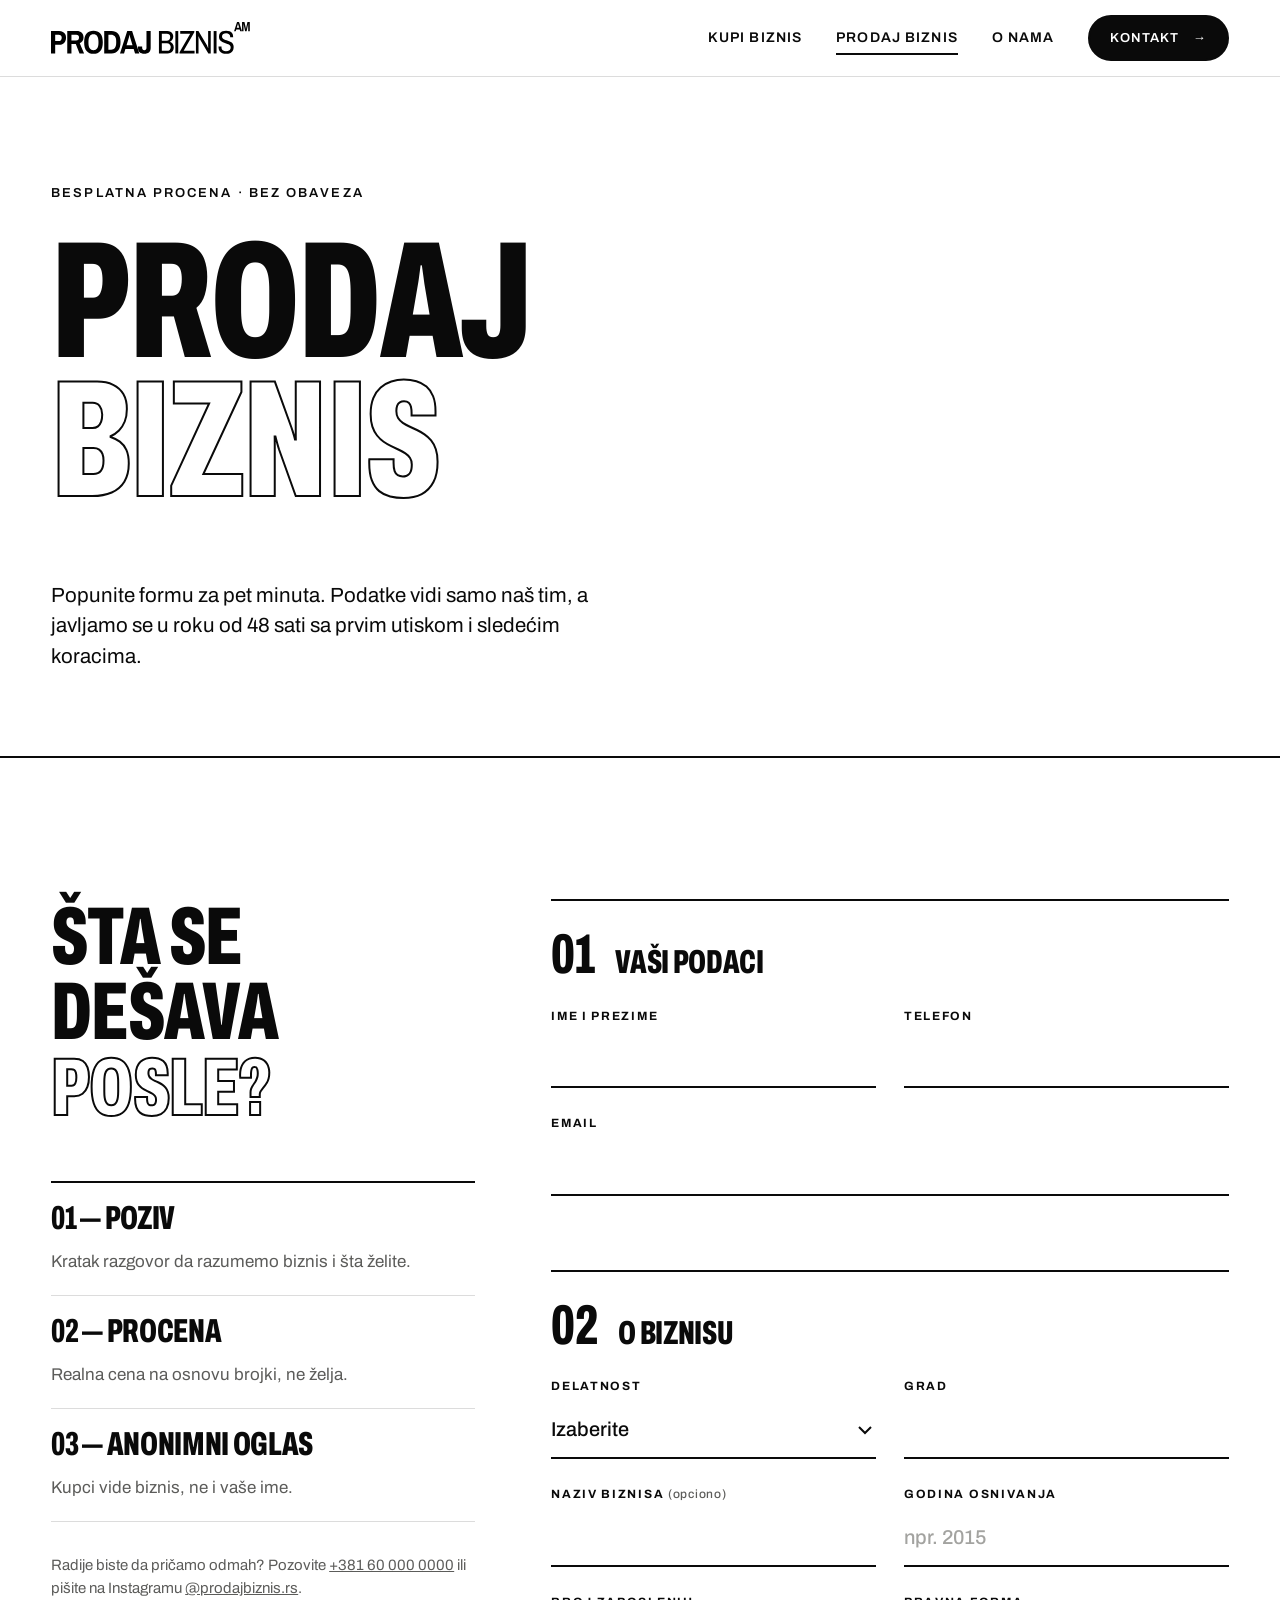
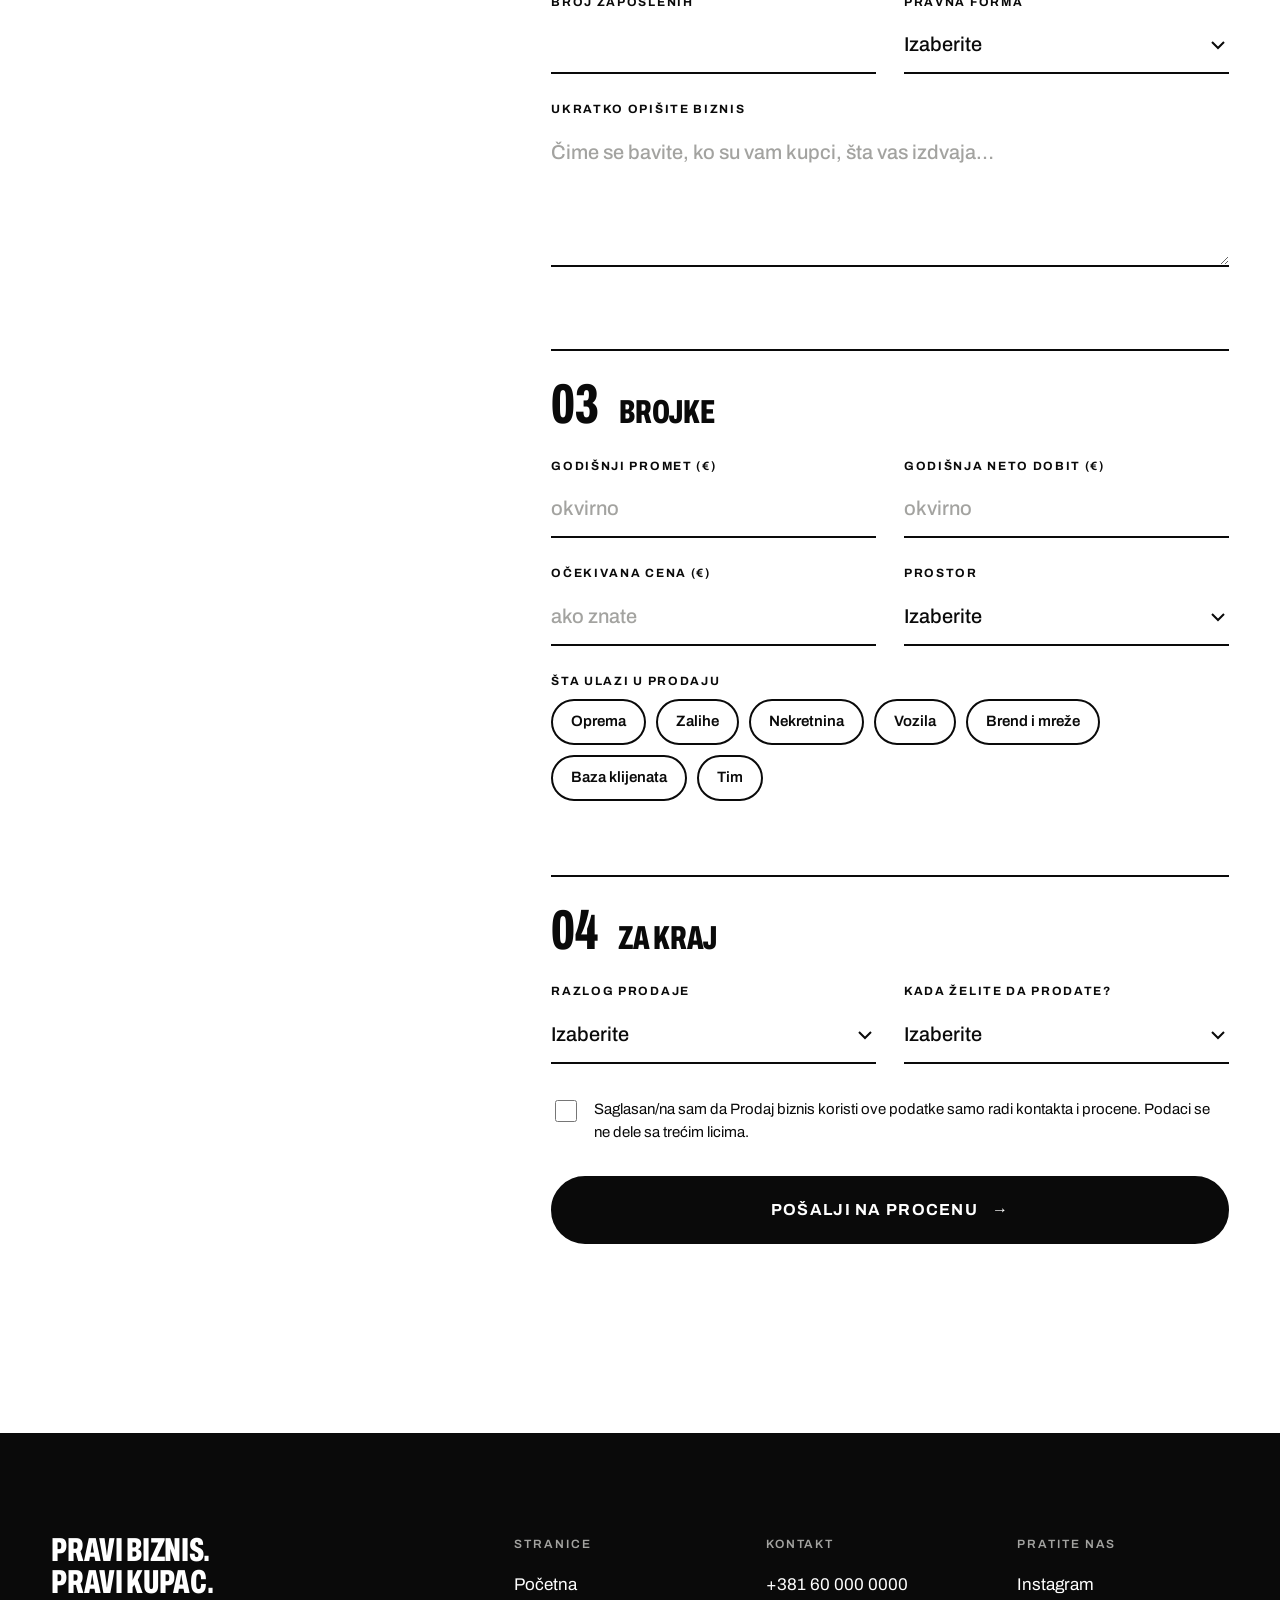
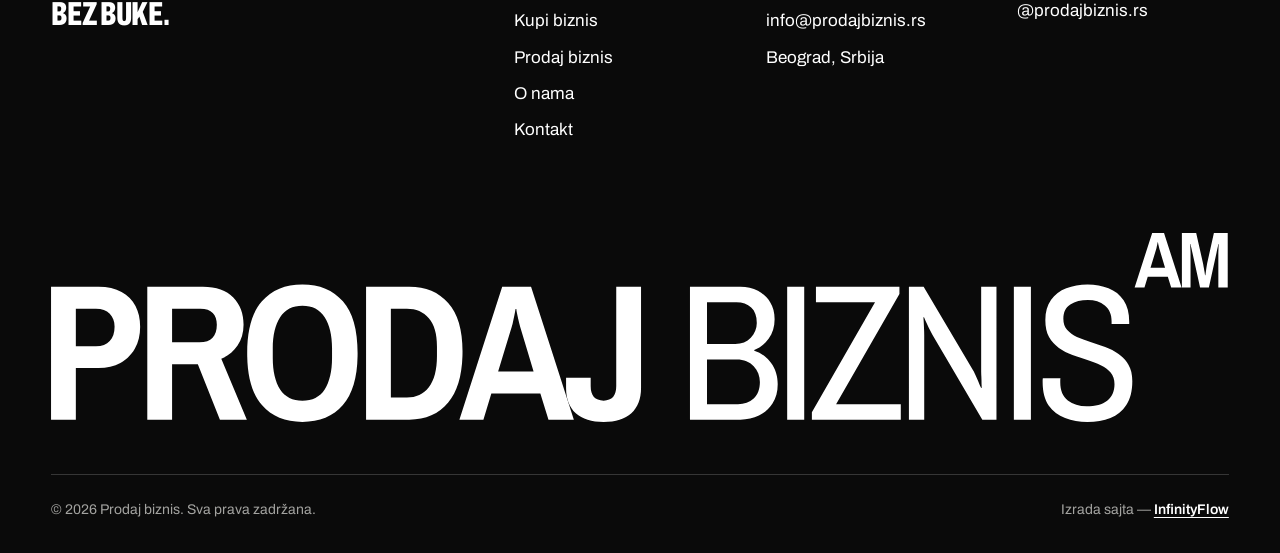
<file: prodaj-biznis.html>
<!doctype html>
<html lang="sr-Latn">
<head>
  <meta charset="utf-8">
  <meta name="viewport" content="width=device-width, initial-scale=1">
  <title>Prodaj biznis — besplatna procena | Prodaj biznis</title>
  <meta name="description" content="Ostavite podatke o svom biznisu i dobijte besplatnu procenu. Diskretno, bez obaveza.">
  <meta name="theme-color" content="#0a0a0a">
  <link rel="icon" href="assets/img/logo.svg" type="image/svg+xml">
  <link rel="preload" href="assets/fonts/archivo-latin-wdth-normal.woff2" as="font" type="font/woff2" crossorigin>
  <link rel="stylesheet" href="assets/css/style.css">
</head>
<body data-page="prodaj">
  <header id="site-header"></header>

  <main>
    <section class="page-hero">
      <div class="wrap">
        <span class="eyebrow">Besplatna procena · bez obaveza</span>
        <h1>Prodaj<br><span class="outline">biznis</span></h1>
        <div class="page-hero__row">
          <p class="lead">Popunite formu za pet minuta. Podatke vidi samo naš tim, a javljamo se u roku od 48 sati sa prvim utiskom i sledećim koracima.</p>
        </div>
      </div>
    </section>

    <section class="section">
      <div class="wrap form-layout">
        <aside class="form-aside">
          <h2 class="h2">Šta se<br>dešava<br><span class="outline">posle?</span></h2>
          <div class="steps mt-l" style="grid-template-columns:1fr;border-top:2px solid var(--black)">
            <div class="step" style="padding:20px 0;border-right:0;border-bottom:1px solid var(--line)">
              <h3>01 — Poziv</h3>
              <p class="muted" style="margin:8px 0 0">Kratak razgovor da razumemo biznis i šta želite.</p>
            </div>
            <div class="step" style="padding:20px 0;border-right:0;border-bottom:1px solid var(--line)">
              <h3>02 — Procena</h3>
              <p class="muted" style="margin:8px 0 0">Realna cena na osnovu brojki, ne želja.</p>
            </div>
            <div class="step" style="padding:20px 0;border-right:0;border-bottom:1px solid var(--line)">
              <h3>03 — Anonimni oglas</h3>
              <p class="muted" style="margin:8px 0 0">Kupci vide biznis, ne i vaše ime.</p>
            </div>
          </div>
          <p class="muted mt-m" style="font-size:15px">Radije biste da pričamo odmah? Pozovite <a data-site="phone" href="#" style="text-decoration:underline"></a> ili pišite na Instagramu <a data-site="instagram" href="#" target="_blank" rel="noopener" style="text-decoration:underline"></a>.</p>
        </aside>

        <div>
          <form data-form data-subject="Prodaja biznisa — nova prijava" data-success="sell-success" novalidate>
            <div class="form-step">
              <div class="form-step__head"><span class="n">01</span><h3>Vaši podaci</h3></div>
              <div class="fields">
                <label class="field"><span>Ime i prezime</span><input name="ime" data-label="Ime i prezime" required autocomplete="name"></label>
                <label class="field"><span>Telefon</span><input name="telefon" data-label="Telefon" type="tel" required autocomplete="tel"></label>
                <label class="field field--full"><span>Email</span><input name="email" data-label="Email" type="email" required autocomplete="email"></label>
              </div>
            </div>

            <div class="form-step">
              <div class="form-step__head"><span class="n">02</span><h3>O biznisu</h3></div>
              <div class="fields">
                <label class="field"><span>Delatnost</span>
                  <select name="delatnost" data-label="Delatnost" required>
                    <option value="">Izaberite</option>
                    <option>Ugostiteljstvo</option>
                    <option>Trgovina</option>
                    <option>Usluge</option>
                    <option>Proizvodnja</option>
                    <option>IT &amp; Online</option>
                    <option>Lepota &amp; Zdravlje</option>
                    <option>Auto</option>
                    <option>Turizam</option>
                    <option>Drugo</option>
                  </select>
                </label>
                <label class="field"><span>Grad</span><input name="grad" data-label="Grad" required></label>
                <label class="field"><span>Naziv biznisa <i>(opciono)</i></span><input name="naziv" data-label="Naziv biznisa"></label>
                <label class="field"><span>Godina osnivanja</span><input name="osnovan" data-label="Godina osnivanja" inputmode="numeric" placeholder="npr. 2015"></label>
                <label class="field"><span>Broj zaposlenih</span><input name="zaposleni" data-label="Broj zaposlenih" inputmode="numeric"></label>
                <label class="field"><span>Pravna forma</span>
                  <select name="forma" data-label="Pravna forma">
                    <option value="">Izaberite</option>
                    <option>Preduzetnik</option>
                    <option>DOO</option>
                    <option>Drugo</option>
                  </select>
                </label>
                <label class="field field--full"><span>Ukratko opišite biznis</span><textarea name="opis" data-label="Opis" placeholder="Čime se bavite, ko su vam kupci, šta vas izdvaja…" required></textarea></label>
              </div>
            </div>

            <div class="form-step">
              <div class="form-step__head"><span class="n">03</span><h3>Brojke</h3></div>
              <div class="fields">
                <label class="field"><span>Godišnji promet (€)</span><input name="promet" data-label="Godišnji promet" inputmode="numeric" placeholder="okvirno"></label>
                <label class="field"><span>Godišnja neto dobit (€)</span><input name="dobit" data-label="Neto dobit" inputmode="numeric" placeholder="okvirno"></label>
                <label class="field"><span>Očekivana cena (€)</span><input name="cena" data-label="Očekivana cena" inputmode="numeric" placeholder="ako znate"></label>
                <label class="field"><span>Prostor</span>
                  <select name="prostor" data-label="Prostor">
                    <option value="">Izaberite</option>
                    <option>U zakupu</option>
                    <option>U vlasništvu</option>
                    <option>Bez prostora (online)</option>
                  </select>
                </label>
              </div>
              <div class="field">
                <span>Šta ulazi u prodaju</span>
                <div class="checks">
                  <label class="check"><input type="checkbox" name="ulazi" data-label="Ulazi u prodaju" value="Oprema"><span>Oprema</span></label>
                  <label class="check"><input type="checkbox" name="ulazi" value="Zalihe"><span>Zalihe</span></label>
                  <label class="check"><input type="checkbox" name="ulazi" value="Nekretnina"><span>Nekretnina</span></label>
                  <label class="check"><input type="checkbox" name="ulazi" value="Vozila"><span>Vozila</span></label>
                  <label class="check"><input type="checkbox" name="ulazi" value="Brend i društvene mreže"><span>Brend i mreže</span></label>
                  <label class="check"><input type="checkbox" name="ulazi" value="Baza klijenata"><span>Baza klijenata</span></label>
                  <label class="check"><input type="checkbox" name="ulazi" value="Tim"><span>Tim</span></label>
                </div>
              </div>
            </div>

            <div class="form-step">
              <div class="form-step__head"><span class="n">04</span><h3>Za kraj</h3></div>
              <div class="fields">
                <label class="field"><span>Razlog prodaje</span>
                  <select name="razlog" data-label="Razlog prodaje">
                    <option value="">Izaberite</option>
                    <option>Novi projekat</option>
                    <option>Penzija</option>
                    <option>Selidba</option>
                    <option>Nedostatak vremena</option>
                    <option>Lični razlozi</option>
                    <option>Drugo</option>
                  </select>
                </label>
                <label class="field"><span>Kada želite da prodate?</span>
                  <select name="rok" data-label="Rok">
                    <option value="">Izaberite</option>
                    <option>Što pre</option>
                    <option>U naredna 3 meseca</option>
                    <option>U narednih 6–12 meseci</option>
                    <option>Samo istražujem</option>
                  </select>
                </label>
              </div>
              <label class="consent"><input type="checkbox" required> <span>Saglasan/na sam da Prodaj biznis koristi ove podatke samo radi kontakta i procene. Podaci se ne dele sa trećim licima.</span></label>
              <button class="btn btn--lg" type="submit" style="width:100%">Pošalji na procenu <span class="arrow">→</span></button>
            </div>
          </form>

          <div class="form-success" id="sell-success" role="status">
            <h3>Hvala, primili smo.</h3>
            <p>Javljamo se u roku od 48 sati. U međuvremenu pogledajte šta trenutno prodajemo.</p>
            <a class="btn btn--white mt-s" href="kupi-biznis.html">Biznisi na prodaju <span class="arrow">→</span></a>
          </div>
        </div>
      </div>
    </section>
  </main>

  <footer id="site-footer"></footer>

  <script src="assets/js/data.js"></script>
  <script src="assets/js/main.js"></script>
</body>
</html>
</file>
<file: assets/css/style.css>
/* ==========================================================
   PRODAJ BIZNIS — crno-beli sistem, krupna tipografija
   ========================================================== */

@font-face {
  font-family: "Archivo";
  font-style: normal;
  font-display: swap;
  font-weight: 100 900;
  font-stretch: 62% 125%;
  src: url("../fonts/archivo-latin-ext-wdth-normal.woff2") format("woff2-variations");
  unicode-range: U+0100-02BA,U+02BD-02C5,U+02C7-02CC,U+02CE-02D7,U+02DD-02FF,U+0304,U+0308,U+0329,U+1D00-1DBF,U+1E00-1E9F,U+1EF2-1EFF,U+2020,U+20A0-20AB,U+20AD-20C0,U+2113,U+2C60-2C7F,U+A720-A7FF;
}
@font-face {
  font-family: "Archivo";
  font-style: normal;
  font-display: swap;
  font-weight: 100 900;
  font-stretch: 62% 125%;
  src: url("../fonts/archivo-latin-wdth-normal.woff2") format("woff2-variations");
  unicode-range: U+0000-00FF,U+0131,U+0152-0153,U+02BB-02BC,U+02C6,U+02DA,U+02DC,U+0304,U+0308,U+0329,U+2000-206F,U+20AC,U+2122,U+2191,U+2193,U+2212,U+2215,U+FEFF,U+FFFD;
}

:root {
  --black: #0a0a0a;
  --white: #ffffff;
  --paper: #f4f4f2;
  --grey-1: #e6e6e3;
  --grey-2: #a3a3a0;
  --grey-3: #5c5c5a;
  --line: rgba(10, 10, 10, 0.14);
  --line-inv: rgba(255, 255, 255, 0.18);

  --font: "Archivo", "Helvetica Neue", Arial, sans-serif;
  --gutter: clamp(16px, 4vw, 56px);
  --max: 1440px;
  --radius: 0px;
  --ease: cubic-bezier(0.22, 1, 0.36, 1);
}

*, *::before, *::after { box-sizing: border-box; }

html { -webkit-text-size-adjust: 100%; scroll-behavior: smooth; }

body {
  margin: 0;
  font-family: var(--font);
  font-size: 17px;
  line-height: 1.55;
  color: var(--black);
  background: var(--white);
  -webkit-font-smoothing: antialiased;
  overflow-x: hidden;
}

img, svg { display: block; max-width: 100%; }
a { color: inherit; text-decoration: none; }
button, input, select, textarea { font: inherit; color: inherit; }

::selection { background: var(--black); color: var(--white); }

.wrap { width: 100%; max-width: var(--max); margin: 0 auto; padding: 0 var(--gutter); }

/* ---------- Tipografija ---------- */

.display, h1, h2, h3, .h1, .h2, .h3 {
  font-family: var(--font);
  font-stretch: 62%;
  font-weight: 800;
  text-transform: uppercase;
  line-height: 0.88;
  letter-spacing: -0.01em;
  margin: 0;
}

.mega { font-size: clamp(64px, 15vw, 248px); line-height: .92; }
.huge { font-size: clamp(52px, 10vw, 168px); }
h1, .h1 { font-size: clamp(48px, 8.4vw, 136px); }
h2, .h2 { font-size: clamp(40px, 6.4vw, 104px); }
h3, .h3 { font-size: clamp(26px, 2.6vw, 40px); line-height: 0.95; }

.eyebrow {
  font-size: 13px;
  font-weight: 600;
  letter-spacing: 0.16em;
  text-transform: uppercase;
  display: inline-flex;
  align-items: center;
  gap: 10px;
}


.lead { font-size: clamp(18px, 1.6vw, 22px); line-height: 1.5; max-width: 46ch; }
.muted { color: var(--grey-3); }
.outline {
  color: transparent;
  -webkit-text-stroke: 2px var(--black);
}
.on-dark .outline, .outline-light { -webkit-text-stroke-color: var(--white); }
@media (max-width: 600px) { .outline { -webkit-text-stroke-width: 1.5px; } }

/* ---------- Dugmad ---------- */

.btn {
  --bg: var(--black);
  --fg: var(--white);
  display: inline-flex;
  align-items: center;
  justify-content: center;
  gap: 14px;
  min-height: 56px;
  padding: 0 28px;
  background: var(--bg);
  color: var(--fg);
  border: 2px solid var(--bg);
  font-weight: 700;
  font-size: 15px;
  letter-spacing: 0.08em;
  text-transform: uppercase;
  cursor: pointer;
  transition: background .25s var(--ease), color .25s var(--ease), transform .25s var(--ease);
}
.btn .arrow { transition: transform .3s var(--ease); }
.btn:hover .arrow { transform: translateX(5px); }
.btn:hover { background: var(--fg); color: var(--bg); }
.btn--ghost { background: transparent; color: var(--black); }
.btn--ghost:hover { background: var(--black); color: var(--white); }
.btn--white { --bg: var(--white); --fg: var(--black); }
.btn--ghost-white { --bg: var(--white); --fg: var(--black); background: transparent; color: var(--white); }
.btn--ghost-white:hover { background: var(--white); color: var(--black); }
.btn--lg { min-height: 68px; padding: 0 36px; font-size: 16px; }
.btn:focus-visible, a:focus-visible, button:focus-visible, input:focus-visible, select:focus-visible, textarea:focus-visible {
  outline: 3px solid var(--black);
  outline-offset: 3px;
}
.on-dark .btn:focus-visible, .on-dark a:focus-visible { outline-color: var(--white); }

.link-underline {
  font-weight: 700;
  text-transform: uppercase;
  letter-spacing: 0.08em;
  font-size: 14px;
  border-bottom: 2px solid currentColor;
  padding-bottom: 4px;
  display: inline-flex;
  gap: 10px;
  align-items: center;
}

/* ---------- Header ---------- */

.site-header {
  position: sticky;
  top: 0;
  z-index: 50;
  background: rgba(255, 255, 255, 0.92);
  backdrop-filter: saturate(140%) blur(10px);
  -webkit-backdrop-filter: saturate(140%) blur(10px);
  border-bottom: 1px solid var(--line);
}
.site-header .wrap {
  display: flex;
  align-items: center;
  justify-content: space-between;
  height: 76px;
  gap: 24px;
}
.logo img { height: 32px; width: auto; }

.nav { display: flex; align-items: center; gap: 34px; }
.nav a {
  font-size: 14px;
  font-weight: 600;
  letter-spacing: 0.08em;
  text-transform: uppercase;
  position: relative;
  padding: 6px 0;
}
.nav a::after {
  content: "";
  position: absolute;
  left: 0; right: 0; bottom: 0;
  height: 2px;
  background: currentColor;
  transform: scaleX(0);
  transform-origin: left;
  transition: transform .3s var(--ease);
}
.nav a:hover::after, .nav a[aria-current="page"]::after { transform: scaleX(1); }
.nav .btn { min-height: 46px; padding: 0 20px; font-size: 13px; }
.nav .btn::after { display: none; }

.nav-toggle {
  display: none;
  width: 48px; height: 48px;
  border: 2px solid var(--black);
  background: transparent;
  cursor: pointer;
  position: relative;
}
.nav-toggle span, .nav-toggle span::before, .nav-toggle span::after {
  position: absolute;
  left: 50%;
  width: 20px; height: 2px;
  background: var(--black);
  transform: translateX(-50%);
  transition: transform .3s var(--ease), opacity .2s;
}
.nav-toggle span { top: 50%; margin-top: -1px; }
.nav-toggle span::before, .nav-toggle span::after { content: ""; left: 0; transform: none; }
.nav-toggle span::before { top: -6px; }
.nav-toggle span::after { top: 6px; }
.menu-open .nav-toggle span { background: transparent; }
.menu-open .nav-toggle span::before { transform: translateY(6px) rotate(45deg); }
.menu-open .nav-toggle span::after { transform: translateY(-6px) rotate(-45deg); }

@media (max-width: 960px) {
  .nav-toggle { display: block; }
  .nav {
    position: fixed;
    inset: 76px 0 0 0;
    background: var(--white);
    flex-direction: column;
    align-items: flex-start;
    justify-content: flex-start;
    gap: 0;
    padding: 24px var(--gutter) 40px;
    transform: translateY(-8px);
    opacity: 0;
    visibility: hidden;
    transition: opacity .25s var(--ease), transform .25s var(--ease), visibility .25s;
    overflow-y: auto;
  }
  .menu-open .nav { opacity: 1; visibility: visible; transform: none; }
  .nav a {
    font-stretch: 62%;
    font-weight: 800;
    font-size: 52px;
    line-height: 1;
    letter-spacing: 0;
    padding: 12px 0;
    width: 100%;
    border-bottom: 1px solid var(--line);
  }
  .nav a::after { display: none; }
  .nav .btn { margin-top: 28px; width: 100%; min-height: 60px; font-size: 15px; font-stretch: 100%; letter-spacing: .08em; border-bottom: 2px solid var(--black); }
  body.menu-open { overflow: hidden; }
}

/* ---------- Sekcije ---------- */

.section { padding: clamp(80px, 11vw, 160px) 0; }
.section--tight { padding: clamp(56px, 7vw, 96px) 0; }
.on-dark { background: var(--black); color: var(--white); }
.on-dark .muted { color: var(--grey-2); }
.on-paper { background: var(--paper); }

.section-head {
  display: grid;
  grid-template-columns: 1fr auto;
  align-items: end;
  gap: 32px;
  margin-bottom: clamp(40px, 5vw, 72px);
}
.section-head .eyebrow { margin-bottom: 22px; }
@media (max-width: 760px) {
  .section-head { grid-template-columns: 1fr; }
}

.rule { height: 2px; background: currentColor; border: 0; margin: 0; }

/* ---------- Hero ---------- */

.hero {
  padding: clamp(40px, 6vw, 88px) 0 0;
  position: relative;
}
.hero-top {
  display: flex;
  justify-content: space-between;
  align-items: center;
  gap: 24px;
  margin-bottom: clamp(24px, 3vw, 40px);
}
.hero h1 {
  font-size: clamp(76px, 17.5vw, 300px);
  line-height: 0.82;
  letter-spacing: -0.015em;
}
.hero h1 .line { display: block; overflow: hidden; }
.hero h1 .line > span { display: inline-block; animation: rise 1s var(--ease) both; }
.hero h1 .line:nth-child(2) > span { animation-delay: .08s; }
.hero h1 .line:nth-child(3) > span { animation-delay: .16s; }
@keyframes rise { from { transform: translateY(105%); } to { transform: none; } }

.hero-bottom {
  display: grid;
  grid-template-columns: 1.2fr 1fr;
  gap: clamp(28px, 5vw, 80px);
  align-items: end;
  padding: clamp(36px, 5vw, 64px) 0 clamp(48px, 6vw, 80px);
}
.hero-actions { display: flex; gap: 14px; flex-wrap: wrap; justify-content: flex-end; }
@media (max-width: 860px) {
  .hero-bottom { grid-template-columns: 1fr; }
  .hero-actions { justify-content: flex-start; }
  .hero-actions .btn { flex: 1 1 220px; }
}

/* ---------- Traka (marquee) ---------- */

.ticker {
  background: var(--black);
  color: var(--white);
  overflow: hidden;
  white-space: nowrap;
  border-top: 2px solid var(--black);
  border-bottom: 2px solid var(--black);
}
.ticker__track {
  display: inline-flex;
  animation: marquee 38s linear infinite;
  padding: 20px 0;
}
.ticker__track span {
  font-stretch: 62%;
  font-weight: 800;
  text-transform: uppercase;
  font-size: clamp(26px, 3.4vw, 46px);
  line-height: 1;
  padding: 0 28px;
  display: inline-flex;
  align-items: center;
  gap: 56px;
}
.ticker__track span::after { content: "✕"; font-size: .45em; font-stretch: 100%; }
@keyframes marquee { to { transform: translateX(-50%); } }

/* ---------- Dve strane ---------- */

.split { display: grid; grid-template-columns: 1fr 1fr; }
.split__item {
  padding: clamp(48px, 7vw, 104px) var(--gutter);
  display: flex;
  flex-direction: column;
  justify-content: space-between;
  gap: 48px;
  min-height: 560px;
  position: relative;
  overflow: hidden;
}
.split__item:first-child { border-right: 2px solid var(--black); }
.split__item .num {
  font-stretch: 62%;
  font-weight: 800;
  font-size: 15px;
  letter-spacing: .14em;
}
.split__item h2 { font-size: clamp(56px, 8vw, 132px); }
.split__item ul { list-style: none; padding: 0; margin: 28px 0 0; }
.split__item li {
  padding: 14px 0;
  border-top: 1px solid var(--line);
  display: flex;
  gap: 16px;
  font-size: 17px;
}
.on-dark.split__item li { border-color: var(--line-inv); }
.split__item li::before { content: "→"; font-weight: 700; }
@media (max-width: 860px) {
  .split { grid-template-columns: 1fr; }
  .split__item:first-child { border-right: 0; }
  .split__item { min-height: 0; }
}

/* ---------- Kartice oglasa ---------- */

.listings {
  display: grid;
  grid-template-columns: repeat(3, 1fr);
  border-top: 2px solid var(--black);
  border-left: 2px solid var(--black);
}
@media (max-width: 1100px) { .listings { grid-template-columns: repeat(2, 1fr); } }
@media (max-width: 680px) { .listings { grid-template-columns: 1fr; } }

.card {
  border-right: 2px solid var(--black);
  border-bottom: 2px solid var(--black);
  padding: 28px;
  display: flex;
  flex-direction: column;
  gap: 22px;
  background: var(--white);
  color: var(--black);
  cursor: pointer;
  text-align: left;
  font: inherit;
  transition: background .3s var(--ease), color .3s var(--ease);
  position: relative;
  min-height: 420px;
}
.card:hover { background: var(--black); color: var(--white); }
.card:hover .card__meta, .card:hover .card__desc { color: var(--grey-2); }
.card:hover .card__stats { border-color: var(--line-inv); }
.card:hover .card__stats div { border-color: var(--line-inv); }
.card:hover .tag { border-color: var(--white); }
.card:hover .tag--solid { background: var(--white); color: var(--black); }

.card__top { display: flex; justify-content: space-between; align-items: center; gap: 12px; }
.card__id { font-size: 13px; font-weight: 700; letter-spacing: .12em; }
.tag {
  display: inline-flex;
  align-items: center;
  height: 28px;
  padding: 0 12px;
  border: 1.5px solid var(--black);
  font-size: 12px;
  font-weight: 700;
  letter-spacing: .1em;
  text-transform: uppercase;
  white-space: nowrap;
}
.tag--solid { background: var(--black); color: var(--white); }
.card__title { font-size: clamp(32px, 2.8vw, 42px); line-height: .95; }
.card__meta { font-size: 14px; color: var(--grey-3); font-weight: 500; display: flex; gap: 8px; flex-wrap: wrap; }
.card__meta span + span::before { content: "·"; margin-right: 8px; }
.card__desc { color: var(--grey-3); font-size: 15px; margin: 0; flex: 1; }
.card__stats {
  display: grid;
  grid-template-columns: 1fr 1fr;
  border-top: 1px solid var(--line);
}
.card__stats div { padding: 12px 0; }
.card__stats div:nth-child(2) { border-left: 1px solid var(--line); padding-left: 16px; }
.card__stats small { display: block; font-size: 11px; letter-spacing: .12em; text-transform: uppercase; font-weight: 600; opacity: .7; }
.card__stats strong { font-size: 17px; }
.card__price {
  display: flex;
  justify-content: space-between;
  align-items: end;
  gap: 12px;
}
.card__price strong {
  font-stretch: 62%;
  font-weight: 800;
  font-size: clamp(40px, 3.6vw, 54px);
  line-height: .9;
}
.card__price .go {
  width: 48px; height: 48px;
  border: 2px solid currentColor;
  display: grid;
  place-items: center;
  font-size: 20px;
  transition: transform .3s var(--ease);
  flex: none;
}
.card:hover .card__price .go { transform: rotate(-45deg); }
.card.is-reserved { }
.card.is-reserved .card__price strong { text-decoration: line-through; text-decoration-thickness: 3px; opacity: .55; }

/* ---------- Koraci ---------- */

.steps { display: grid; grid-template-columns: repeat(4, 1fr); border-top: 2px solid currentColor; }
.step {
  padding: 32px 28px 8px 0;
  border-right: 1px solid var(--line-inv);
  padding-left: 28px;
}
.step:first-child { padding-left: 0; }
.step:last-child { border-right: 0; }
.step__num {
  font-stretch: 62%;
  font-weight: 800;
  font-size: clamp(88px, 9vw, 150px);
  line-height: .8;
  display: block;
  margin-bottom: 28px;
}
.step h3 { margin-bottom: 14px; }
@media (max-width: 960px) {
  .steps { grid-template-columns: 1fr 1fr; }
  .step:nth-child(2) { border-right: 0; }
  .step:nth-child(3) { padding-left: 0; }
  .step:nth-child(n+3) { border-top: 1px solid var(--line-inv); }
}
@media (max-width: 560px) {
  .steps { grid-template-columns: 1fr; }
  .step { padding-left: 0 !important; border-right: 0; }
  .step + .step { border-top: 1px solid var(--line-inv); }
}

/* ---------- Rilsovi ---------- */

.reels { position: relative; }
.reels__track {
  display: flex;
  gap: 20px;
  overflow-x: auto;
  scroll-snap-type: x mandatory;
  scrollbar-width: none;
  padding: 0 var(--gutter) 8px;
  scroll-padding-left: var(--gutter);
}
.reels__track::-webkit-scrollbar { display: none; }
.reel {
  flex: 0 0 clamp(250px, 24vw, 340px);
  aspect-ratio: 9 / 16;
  scroll-snap-align: start;
  position: relative;
  background: var(--black);
  color: var(--white);
  overflow: hidden;
  border: 2px solid var(--black);
}
.reel iframe { width: 100%; height: 100%; border: 0; background: var(--white); }
.reel--placeholder {
  display: flex;
  flex-direction: column;
  justify-content: space-between;
  padding: 22px;
}
.reel--placeholder:nth-child(even) { background: var(--white); color: var(--black); }
.reel__play {
  width: 72px; height: 72px;
  border: 2px solid currentColor;
  border-radius: 50%;
  display: grid;
  place-items: center;
  align-self: center;
}
.reel__play::before {
  content: "";
  border-left: 18px solid currentColor;
  border-top: 11px solid transparent;
  border-bottom: 11px solid transparent;
  margin-left: 5px;
}
.reel__title {
  font-stretch: 62%;
  font-weight: 800;
  text-transform: uppercase;
  font-size: 40px;
  line-height: .9;
}
.reel__handle { font-size: 13px; font-weight: 600; letter-spacing: .1em; text-transform: uppercase; }
.reels__nav { display: flex; gap: 10px; }
.icon-btn {
  width: 60px; height: 60px;
  border: 2px solid var(--black);
  background: var(--white);
  display: grid;
  place-items: center;
  cursor: pointer;
  font-size: 22px;
  transition: background .25s, color .25s;
}
.icon-btn:hover { background: var(--black); color: var(--white); }

/* ---------- Statement ---------- */

.statement { font-size: clamp(44px, 7vw, 120px); }
.statement em { font-style: normal; }

.pillars { display: grid; grid-template-columns: repeat(3, 1fr); gap: 0; margin-top: clamp(56px, 7vw, 96px); border-top: 2px solid currentColor; }
.pillar { padding: 28px 28px 0 0; }
.pillar + .pillar { padding-left: 28px; border-left: 1px solid var(--line); }
.on-dark .pillar + .pillar { border-color: var(--line-inv); }
.pillar h3 { margin-bottom: 12px; }
@media (max-width: 860px) {
  .pillars { grid-template-columns: 1fr; }
  .pillar + .pillar { padding-left: 0; border-left: 0; border-top: 1px solid var(--line); margin-top: 28px; }
}

/* ---------- FAQ ---------- */

.faq { border-top: 2px solid var(--black); }
.faq details { border-bottom: 1px solid var(--line); }
.faq summary {
  list-style: none;
  cursor: pointer;
  display: flex;
  justify-content: space-between;
  align-items: center;
  gap: 24px;
  padding: 28px 0;
  font-stretch: 62%;
  font-weight: 800;
  text-transform: uppercase;
  font-size: clamp(24px, 2.6vw, 38px);
  line-height: 1;
}
.faq summary::-webkit-details-marker { display: none; }
.faq summary::after {
  content: "+";
  font-stretch: 100%;
  font-weight: 400;
  font-size: 36px;
  line-height: 1;
  transition: transform .3s var(--ease);
  flex: none;
}
.faq details[open] summary::after { transform: rotate(45deg); }
.faq details p { margin: -8px 0 28px; max-width: 70ch; color: var(--grey-3); font-size: 18px; }

/* ---------- Veliki CTA ---------- */

.cta-block { text-align: left; }
.cta-block .mega { margin-bottom: clamp(32px, 4vw, 56px); }
.cta-row { display: flex; gap: 14px; flex-wrap: wrap; }

/* ---------- Footer ---------- */

.site-footer { background: var(--black); color: var(--white); padding: clamp(64px, 8vw, 112px) 0 32px; }
.footer-grid {
  display: grid;
  grid-template-columns: 2fr 1fr 1fr 1fr;
  gap: 40px;
  padding-bottom: clamp(56px, 7vw, 96px);
}
.footer-grid h4 { font-size: 12px; letter-spacing: .16em; text-transform: uppercase; color: var(--grey-2); margin: 0 0 18px; font-weight: 600; }
.footer-grid ul { list-style: none; margin: 0; padding: 0; display: grid; gap: 10px; }
.footer-grid a:hover { text-decoration: underline; text-underline-offset: 4px; }
.footer-logo { width: 100%; max-width: 1400px; margin: 0 auto; }
.footer-logo img { width: 100%; height: auto; }
.footer-bottom {
  display: flex;
  justify-content: space-between;
  gap: 16px;
  flex-wrap: wrap;
  border-top: 1px solid var(--line-inv);
  margin-top: clamp(32px, 4vw, 56px);
  padding-top: 24px;
  font-size: 14px;
  color: var(--grey-2);
}
@media (max-width: 860px) { .footer-grid { grid-template-columns: 1fr 1fr; } .footer-grid > :first-child { grid-column: 1 / -1; } }

/* ---------- Page hero (podstranice) ---------- */

.page-hero { padding: clamp(56px, 8vw, 120px) 0 clamp(40px, 5vw, 72px); border-bottom: 2px solid var(--black); }
.page-hero h1 { font-size: clamp(64px, 13vw, 220px); line-height: .84; }
.page-hero .eyebrow { margin-bottom: 28px; }
.page-hero__row { display: grid; grid-template-columns: 1fr auto; gap: 32px; align-items: end; margin-top: clamp(28px, 4vw, 48px); }
@media (max-width: 760px) { .page-hero__row { grid-template-columns: 1fr; } }

/* ---------- Filteri ---------- */

.filters {
  display: grid;
  grid-template-columns: 2fr 1fr 1fr 1fr 1fr;
  border: 2px solid var(--black);
  margin-bottom: 0;
  position: sticky;
  top: 76px;
  z-index: 10;
  background: var(--white);
}
.filters label { display: block; padding: 14px 18px 12px; border-right: 1px solid var(--line); }
.filters label:last-child { border-right: 0; }
.filters small { display: block; font-size: 11px; letter-spacing: .14em; text-transform: uppercase; font-weight: 700; color: var(--grey-3); margin-bottom: 4px; }
.filters input, .filters select {
  width: 100%;
  border: 0;
  background: transparent;
  font-size: 17px;
  font-weight: 600;
  padding: 2px 0;
  appearance: none;
  -webkit-appearance: none;
  border-radius: 0;
}
.filters select { background-image: url("data:image/svg+xml,%3Csvg xmlns='http://www.w3.org/2000/svg' width='12' height='8'%3E%3Cpath d='M1 1l5 5 5-5' stroke='%230a0a0a' stroke-width='2' fill='none'/%3E%3C/svg%3E"); background-repeat: no-repeat; background-position: right center; padding-right: 20px; cursor: pointer; }
.filters input:focus, .filters select:focus { outline: none; }
.filters label:focus-within { background: var(--paper); }
@media (max-width: 1000px) {
  .filters { grid-template-columns: 1fr 1fr; position: static; }
  .filters label { border-bottom: 1px solid var(--line); }
  .filters label:first-child { grid-column: 1 / -1; border-right: 0; }
  .filters label:nth-child(odd):not(:first-child) { border-right: 0; }
}

.results-bar {
  display: flex;
  justify-content: space-between;
  align-items: center;
  padding: 24px 0;
  gap: 16px;
  flex-wrap: wrap;
}
.results-bar strong { font-stretch: 62%; font-weight: 800; font-size: 40px; text-transform: uppercase; line-height: 1; }
.chips { display: flex; gap: 8px; flex-wrap: wrap; }
.chip {
  height: 40px;
  padding: 0 16px;
  border: 2px solid var(--black);
  background: var(--white);
  font-size: 13px;
  font-weight: 700;
  letter-spacing: .08em;
  text-transform: uppercase;
  cursor: pointer;
}
.chip[aria-pressed="true"] { background: var(--black); color: var(--white); }
.empty {
  border: 2px dashed var(--black);
  padding: 64px 28px;
  text-align: center;
}

/* ---------- Modal ---------- */

.modal {
  border: 0;
  padding: 0;
  max-width: 960px;
  width: calc(100% - 32px);
  max-height: calc(100dvh - 32px);
  background: var(--white);
  color: var(--black);
}
.modal::backdrop { background: rgba(10, 10, 10, .78); backdrop-filter: blur(4px); }
.modal__inner { display: grid; grid-template-columns: 1.3fr 1fr; }
.modal__main { padding: clamp(28px, 4vw, 48px); }
.modal__side { background: var(--black); color: var(--white); padding: clamp(28px, 4vw, 48px); display: flex; flex-direction: column; gap: 24px; }
.modal__close {
  position: absolute;
  top: 0; right: 0;
  width: 56px; height: 56px;
  border: 0;
  background: var(--white);
  color: var(--black);
  font-size: 28px;
  cursor: pointer;
  z-index: 2;
}
.modal h2 { font-size: clamp(40px, 5vw, 72px); margin: 18px 0 18px; }
.spec { list-style: none; padding: 0; margin: 0; }
.spec li { display: flex; justify-content: space-between; gap: 16px; padding: 12px 0; border-bottom: 1px solid var(--line-inv); }
.spec li span { color: var(--grey-2); }
.includes { display: flex; gap: 8px; flex-wrap: wrap; margin-top: 18px; }
.modal__price { font-stretch: 62%; font-weight: 800; font-size: clamp(56px, 6vw, 84px); line-height: .85; }
@media (max-width: 760px) { .modal__inner { grid-template-columns: 1fr; } }

/* ---------- Forme ---------- */

.form-layout { display: grid; grid-template-columns: 1fr 1.6fr; gap: clamp(40px, 6vw, 96px); align-items: start; }
.form-aside { position: sticky; top: 112px; }
@media (max-width: 960px) { .form-layout { grid-template-columns: 1fr; } .form-aside { position: static; } }

.form-step { border-top: 2px solid var(--black); padding: 32px 0 48px; }
.form-step__head { display: flex; gap: 20px; align-items: baseline; margin-bottom: 28px; }
.form-step__head .n { font-stretch: 62%; font-weight: 800; font-size: 56px; line-height: .8; }
.fields { display: grid; grid-template-columns: 1fr 1fr; gap: 0 28px; }
.field { display: block; margin-bottom: 26px; }
.field--full { grid-column: 1 / -1; }
.field > span { display: block; font-size: 12px; font-weight: 700; letter-spacing: .14em; text-transform: uppercase; margin-bottom: 8px; }
.field > span i { font-style: normal; color: var(--grey-3); font-weight: 500; letter-spacing: .06em; text-transform: none; }
.field input, .field select, .field textarea {
  width: 100%;
  border: 0;
  border-bottom: 2px solid var(--black);
  background: transparent;
  padding: 10px 0 12px;
  font-size: 20px;
  font-weight: 500;
  border-radius: 0;
  appearance: none;
  -webkit-appearance: none;
  transition: background .2s;
}
.field select { background-image: url("data:image/svg+xml,%3Csvg xmlns='http://www.w3.org/2000/svg' width='14' height='9'%3E%3Cpath d='M1 1l6 6 6-6' stroke='%230a0a0a' stroke-width='2' fill='none'/%3E%3C/svg%3E"); background-repeat: no-repeat; background-position: right 4px center; padding-right: 28px; cursor: pointer; }
.field textarea { min-height: 140px; resize: vertical; line-height: 1.5; }
.field input:focus, .field select:focus, .field textarea:focus { outline: none; background: var(--paper); }
.field input::placeholder, .field textarea::placeholder { color: var(--grey-2); }
@media (max-width: 640px) { .fields { grid-template-columns: 1fr; } }

.checks { display: flex; flex-wrap: wrap; gap: 10px; }
.check { position: relative; }
.check input { position: absolute; opacity: 0; pointer-events: none; }
.check span {
  display: inline-flex;
  align-items: center;
  height: 46px;
  padding: 0 18px;
  border: 2px solid var(--black);
  font-weight: 600;
  font-size: 15px;
  cursor: pointer;
  user-select: none;
  transition: background .2s, color .2s;
}
.check input:checked + span { background: var(--black); color: var(--white); }
.check input:focus-visible + span { outline: 3px solid var(--black); outline-offset: 3px; }

.consent { display: flex; gap: 14px; align-items: flex-start; font-size: 15px; margin: 8px 0 32px; cursor: pointer; }
.consent input { width: 22px; height: 22px; accent-color: var(--black); flex: none; margin-top: 2px; }

.form-success {
  display: none;
  border: 2px solid var(--black);
  padding: clamp(28px, 4vw, 48px);
  background: var(--black);
  color: var(--white);
}
.form-success.is-visible { display: block; }
.form-success h3 { font-size: clamp(36px, 4vw, 60px); margin-bottom: 14px; }

/* ---------- O nama ---------- */

.about-grid { display: grid; grid-template-columns: 1fr 1fr; gap: clamp(40px, 6vw, 96px); align-items: start; }
.portrait {
  aspect-ratio: 4 / 5;
  background: var(--black);
  color: var(--white);
  position: relative;
  display: flex;
  align-items: flex-end;
  padding: 28px;
  overflow: hidden;
}
.portrait img { position: absolute; inset: 0; width: 100%; height: 100%; object-fit: cover; filter: grayscale(1) contrast(1.05); }
.portrait__initials {
  position: absolute;
  top: 50%; left: 50%;
  transform: translate(-50%, -55%);
  font-stretch: 62%;
  font-weight: 800;
  font-size: clamp(160px, 22vw, 320px);
  line-height: .8;
  color: transparent;
  -webkit-text-stroke: 2px var(--white);
}
.portrait__cap { position: relative; z-index: 1; }
.portrait__cap strong { display: block; font-stretch: 62%; font-weight: 800; font-size: 40px; text-transform: uppercase; line-height: .9; }
@media (max-width: 860px) { .about-grid { grid-template-columns: 1fr; } }

.values { display: grid; grid-template-columns: repeat(2, 1fr); border-top: 2px solid var(--black); }
.value { padding: 32px 32px 32px 0; border-bottom: 1px solid var(--line); }
.value:nth-child(even) { padding-left: 32px; border-left: 1px solid var(--line); padding-right: 0; }
.value .n { font-size: 13px; font-weight: 700; letter-spacing: .14em; display: block; margin-bottom: 18px; }
@media (max-width: 760px) {
  .values { grid-template-columns: 1fr; }
  .value:nth-child(even) { padding-left: 0; border-left: 0; }
}

/* ---------- Kontakt ---------- */

.contact-list { border-top: 2px solid var(--black); }
.contact-item {
  display: grid;
  grid-template-columns: 160px 1fr;
  gap: 24px;
  padding: 26px 0;
  border-bottom: 1px solid var(--line);
  align-items: baseline;
}
.contact-item small { font-size: 12px; font-weight: 700; letter-spacing: .14em; text-transform: uppercase; color: var(--grey-3); }
.contact-item a, .contact-item span {
  font-stretch: 62%;
  font-weight: 800;
  text-transform: uppercase;
  font-size: clamp(30px, 3.4vw, 52px);
  line-height: 1;
  word-break: break-word;
}
.contact-item a:hover { text-decoration: underline; text-decoration-thickness: 3px; text-underline-offset: 6px; }
@media (max-width: 560px) { .contact-item { grid-template-columns: 1fr; gap: 6px; } }

/* ---------- Pomoćno ---------- */

.reveal { opacity: 0; transform: translateY(28px); transition: opacity .9s var(--ease), transform .9s var(--ease); }
.reveal.is-in { opacity: 1; transform: none; }

.mt-s { margin-top: 18px; } .mt-m { margin-top: 32px; } .mt-l { margin-top: 56px; }
.sr-only { position: absolute; width: 1px; height: 1px; padding: 0; margin: -1px; overflow: hidden; clip: rect(0,0,0,0); white-space: nowrap; border: 0; }

@media (prefers-reduced-motion: reduce) {
  *, *::before, *::after { animation-duration: .001ms !important; animation-iteration-count: 1 !important; transition-duration: .001ms !important; scroll-behavior: auto !important; }
  .reveal { opacity: 1; transform: none; }
}

/* ---------- Dorade ---------- */
h2, .h2, .statement { line-height: .92; }
@media (max-width: 600px) {
  .hero h1 { font-size: 24vw; }

}

/* ---------- Rilsovi kao video ---------- */
.reel--video { cursor: pointer; background: var(--black); }
.reel--video video { position: absolute; inset: 0; width: 100%; height: 100%; object-fit: cover; display: block; transition: transform .6s var(--ease); }
.reel--video:hover video { transform: scale(1.03); }
.reel__open { position: absolute; inset: 0; border: 0; background: transparent; cursor: pointer; z-index: 1; }
.reel__open:focus-visible { outline: 3px solid var(--white); outline-offset: -6px; }
.reel__mute {
  position: absolute;
  right: 14px; bottom: 14px;
  z-index: 2;
  width: 46px; height: 46px;
  border: 0;
  border-radius: 50%;
  background: rgba(10, 10, 10, .72);
  color: var(--white);
  display: grid;
  place-items: center;
  cursor: pointer;
  backdrop-filter: blur(6px);
  transition: background .2s, color .2s, transform .2s var(--ease);
}
.reel__mute:hover { transform: scale(1.08); }
.reel__mute[aria-pressed="true"] { background: var(--white); color: var(--black); }
.reel__mute:focus-visible { outline: 3px solid var(--white); outline-offset: 2px; }

.reel-lightbox {
  border: 0;
  padding: 0;
  background: transparent;
  max-width: 100vw;
  max-height: 100dvh;
  width: 100vw;
  height: 100dvh;
  overflow: hidden;
}
.reel-lightbox::backdrop { background: rgba(10, 10, 10, .94); }
.reel-lightbox[open] { display: grid; place-items: center; }
.reel-lightbox__inner { display: flex; flex-direction: column; align-items: center; gap: 16px; }
.reel-lightbox video {
  height: min(80dvh, calc((100vw - 32px) * 16 / 9));
  aspect-ratio: 9 / 16;
  background: var(--black);
  display: block;
  cursor: pointer;
}
.reel-lightbox__bar { display: flex; gap: 10px; }
.icon-btn--dark { background: transparent; color: var(--white); border-color: var(--white); }
.icon-btn--dark:hover { background: var(--white); color: var(--black); }
.icon-btn--dark[aria-pressed="true"] { background: var(--white); color: var(--black); }
.reel-lightbox__close {
  position: fixed;
  top: 16px; right: 16px;
  width: 56px; height: 56px;
  border: 2px solid var(--white);
  background: transparent;
  color: var(--white);
  font-size: 30px;
  cursor: pointer;
}
.reel-lightbox__close:hover { background: var(--white); color: var(--black); }

/* ==========================================================
   Zaobljene ivice + razmak između kartica
   ========================================================== */
:root { --r-lg: 22px; --r-md: 16px; --r-sm: 12px; }

.btn, .chip, .tag, .check span { border-radius: 999px; }
.icon-btn, .nav-toggle, .reel-lightbox__close, .card__price .go { border-radius: 50%; }
.modal__close { border-radius: 0 var(--r-lg) 0 var(--r-md); }

/* Kartice oglasa: svaka zasebna, sa razmakom */
.listings {
  gap: clamp(14px, 1.6vw, 22px);
  border: 0;
}
.card {
  border: 2px solid var(--black);
  border-radius: var(--r-lg);
}

/* Rilsovi */
.reel { border-radius: var(--r-lg); }
.reel-lightbox video { border-radius: var(--r-lg); }

/* Filteri */
.filters { border-radius: var(--r-md); overflow: hidden; }

/* Modal */
.modal { border-radius: var(--r-lg); overflow: hidden; }
.modal[open] { overflow: auto; }

/* Ostali blokovi */
.portrait, .form-success, .empty { border-radius: var(--r-lg); }
.field input:focus, .field select:focus, .field textarea:focus { border-radius: var(--r-sm) var(--r-sm) 0 0; }
.filters label:focus-within { border-radius: 0; }

.section.on-dark { border-radius: var(--r-lg); margin-inline: clamp(8px, 1.2vw, 16px); }
main > .section.on-dark:last-child { border-radius: var(--r-lg) var(--r-lg) 0 0; margin-inline: 0; }
.mega { line-height: .98; }
.btn:focus-visible { outline-offset: 4px; }

/* ---------- Hero: PRODAJ / KUPI se smenjuju ---------- */
.hero h1 { font-size: clamp(84px, 20vw, 340px); }
.hero h1 .line > .rotator { display: inline-grid; }
.rw {
  grid-area: 1 / 1;
  transform: translateY(105%);
  transition: transform .8s var(--ease);
}
.rw.is-active { transform: none; }
.rw.is-leaving { transform: translateY(-105%); }
@media (max-width: 600px) { .hero h1 { font-size: 27vw; } }
.footer-bottom .credit { color: var(--white); font-weight: 600; text-decoration: underline; text-underline-offset: 3px; }
.footer-bottom .credit:hover { text-decoration-thickness: 2px; }

/* ---------- Header se sklanja na skrol ---------- */
.site-header { transition: transform .35s var(--ease); will-change: transform; }
.nav-hidden .site-header { transform: translateY(-100%); }
.filters { transition: top .35s var(--ease); }
.nav-hidden .filters { top: 0; }
.nav-hidden .form-aside { top: 36px; }
.form-aside { transition: top .35s var(--ease); }

/* ---------- Hero: dugmad ispod paragrafa ---------- */
.hero-bottom--stack {
  grid-template-columns: 1fr;
  gap: 28px;
  align-items: start;
}
.hero-bottom--stack .hero-actions { justify-content: flex-start; }
/* Crna sekcija odmah posle trake: malo vazduha */
.ticker + .section.on-dark { margin-top: clamp(8px, 1.2vw, 16px); }

/* ---------- Hero: poravnanje i ritam (eyebrow 12px / h1 / p 16px) ---------- */
.hero-top { margin-bottom: 0; }
.hero h1 { margin-left: -0.044em; margin-top: calc(7.76px - 0.0547em); margin-bottom: calc(24px - 0.0573em); }
.hero-bottom .lead { margin-top: -0.387em; margin-bottom: 0; }
@media (min-width: 1700px) { .hero h1 { margin-top: calc(9.76px - 0.0547em); } }
.hero-bottom.hero-bottom--stack, .hero-bottom.hero-bottom--split { padding-top: 0; }

/* ---------- Hero: naslov + animirana ikonica ---------- */
.hero-head {
  display: flex;
  align-items: flex-end;
  justify-content: space-between;
  gap: 24px;
}
.hero-icon {
  --size: calc(clamp(84px, 20vw, 340px) * .82);
  position: relative;
  flex: none;
  width: var(--size);
  height: var(--size);
  /* u ravni sa redom BIZNIS (poslednji red naslova) */
  margin-bottom: calc(24px - 0.0573 * clamp(84px, 20vw, 340px));
  color: var(--black);
}
.hero-scene { width: 100%; height: 100%; overflow: visible; }
/* scena je veća od reda BIZNIS i širi se nagore, u prazan prostor desno od PRODAJ/KUPI */
.hero-icon { --size: calc(clamp(84px, 20vw, 340px) * .95); width: calc(var(--size) * 1.32); }
@media (max-width: 600px) {
  .hero-head { position: relative; }
  .hero-icon {
    --size: 21vw;
    position: absolute;
    right: 0;
    bottom: calc(24px - 0.0573 * 27vw);
    margin: 0;
  }
}

/* ---------- Hero scena: ikonica se baci u dlan, ruka je uhvati ---------- */
.hero-scene .hi,
.hero-scene .hand-g {
  transform-box: fill-box;
  transform-origin: 50% 100%;
}
.hero-scene .hand-g { transform-origin: 0% 50%; }
.hero-scene .hi { opacity: 0; }

/* ulazak: pad sa gravitacijom, sabijanje pri udaru, odskok, pa lagano lebdenje */
.hero-scene .hi.is-active {
  animation:
    hi-drop 1s .32s both,
    hi-float 3.2s 1.32s ease-in-out infinite;
}
.hero-scene .hi--coin.is-active {
  animation:
    hi-drop-coin 1s .32s both,
    hi-float 3.2s 1.32s ease-in-out infinite;
}
/* izlazak: ikonica se podigne i nestane */
.hero-scene .hi.is-leaving { animation: hi-out .4s cubic-bezier(.55,0,1,.45) both; }

/* ruka "uhvati" ikonicu u trenutku pada */
.hero-scene .hand-g.is-catch { animation: hand-catch .7s .8s both; }

@keyframes hi-drop {
  0%   { opacity: 0; transform: translateY(-170px) rotate(-8deg); animation-timing-function: cubic-bezier(.55,0,.9,.45); }
  12%  { opacity: 1; }
  50%  { transform: translateY(0) rotate(0) scale(1.06, .9); animation-timing-function: cubic-bezier(.2,.7,.3,1); }
  66%  { transform: translateY(-22px) scale(.97, 1.04); animation-timing-function: cubic-bezier(.6,0,.9,.5); }
  80%  { transform: translateY(0) scale(1.02, .97); animation-timing-function: ease-out; }
  90%  { transform: translateY(-4px) scale(1); }
  100% { opacity: 1; transform: none; }
}
@keyframes hi-drop-coin {
  0%   { opacity: 0; transform: translateY(-170px) scaleX(.1); animation-timing-function: cubic-bezier(.55,0,.9,.45); }
  12%  { opacity: 1; transform: translateY(-150px) scaleX(1); }
  24%  { transform: translateY(-110px) scaleX(-1); }
  36%  { transform: translateY(-60px) scaleX(1); }
  50%  { transform: translateY(0) scale(1.06, .9); animation-timing-function: cubic-bezier(.2,.7,.3,1); }
  66%  { transform: translateY(-22px) scale(.97, 1.04); animation-timing-function: cubic-bezier(.6,0,.9,.5); }
  80%  { transform: translateY(0) scale(1.02, .97); animation-timing-function: ease-out; }
  90%  { transform: translateY(-4px) scale(1); }
  100% { opacity: 1; transform: none; }
}
@keyframes hi-out {
  0%   { opacity: 1; transform: none; }
  100% { opacity: 0; transform: translate(110px, -70px) scale(.8) rotate(20deg); }
}
@keyframes hi-float {
  0%, 100% { transform: none; }
  50%      { transform: translateY(-7px); }
}
@keyframes hand-catch {
  0%   { transform: none; }
  30%  { transform: translateY(9px) rotate(1.2deg); animation-timing-function: cubic-bezier(.2,.7,.3,1); }
  65%  { transform: translateY(-3px) rotate(-.4deg); }
  100% { transform: none; }
}

/* na telefonu bez animacije */
@media (max-width: 760px) {
  .hero-icon { display: none; }
}

/* ---------- Hero: paragraf levo, dugmad desno, centrirano ---------- */
.hero-bottom--split {
  display: grid;
  grid-template-columns: minmax(0, 620px) auto;
  justify-content: space-between;
  align-items: center;
  gap: 32px;
}
.hero-bottom--split .hero-actions { justify-content: flex-end; }
@media (max-width: 860px) {
  .hero-bottom--split { grid-template-columns: 1fr; gap: 28px; }
  .hero-bottom--split .hero-actions { justify-content: flex-start; }
}
.btn .btn-icon { flex: none; }

/* ---------- Proces: linija se iscrtava, stavke se pale redom ---------- */
.steps--progress {
  position: relative;
  border-top-color: rgba(255, 255, 255, .12);
}
.steps--progress::before {
  content: "";
  position: absolute;
  left: 0;
  right: 0;
  top: -2px;
  height: 2px;
  background: var(--white);
  transform: scaleX(0);
  transform-origin: left center;
}
.steps--progress .step {
  opacity: .1;
  transition: opacity .6s var(--ease);
}
.steps--progress.is-run::before { transform: scaleX(1); transition: transform 3.2s linear; }
.steps--progress.is-run .step { opacity: 1; }
.steps--progress.is-run .step:nth-child(1) { transition-delay: .1s; }
.steps--progress.is-run .step:nth-child(2) { transition-delay: .8s; }
.steps--progress.is-run .step:nth-child(3) { transition-delay: 1.6s; }
.steps--progress.is-run .step:nth-child(4) { transition-delay: 2.4s; }

/* ==========================================================
   Hero 3D: manji naslov levo, scena desno preko oba reda
   ========================================================== */
.hero { --h1fs: clamp(84px, 15vw, 260px); }
@media (max-width: 760px) { .hero { --h1fs: 24vw; } }
@media (max-width: 600px) { .hero { --h1fs: 27vw; } }
.hero h1 { font-size: var(--h1fs); flex: none; }

.hero-head { align-items: stretch; gap: clamp(24px, 4vw, 64px); }
.hero-icon {
  flex: 1 1 auto;
  position: relative;
  width: auto;
  height: auto;
  min-width: 0;
  margin-top: calc(7.76px - 0.0547 * var(--h1fs));
  margin-bottom: calc(24px - 0.0573 * var(--h1fs));
}
.hero-icon .hero-scene {
  position: absolute;
  right: 0;
  bottom: 0;
  width: 100%;
  height: 100%;
}
.hero-icon.is-3d .hero-scene { display: none; }
.hero-canvas {
  position: absolute;
  inset: 0;
  width: 100%;
  height: 100%;
  display: block;
}
/* bez scene ispod 900px: veći naslov */
@media (max-width: 900px) {
  .hero-icon { display: none; }
  .hero { --h1fs: 22vw; }
}
@media (max-width: 600px) { .hero { --h1fs: 27vw; } }
/* fino poravnanje razmaka eyebrow → naslov (12px) */
@media (min-width: 901px) and (max-width: 1699px) {
  .hero h1 { margin-top: calc(6.76px - 0.0547em); }
  .hero-icon { margin-top: calc(6.76px - 0.0547 * var(--h1fs)); }
}
@media (min-width: 1700px) {
  .hero h1 { margin-top: calc(8.76px - 0.0547em); }
  .hero-icon { margin-top: calc(8.76px - 0.0547 * var(--h1fs)); }
}

/* 3D scena: manja, uz desnu marginu */
.hero-icon { flex: 0 1 460px; margin-left: auto; }

/* ---------- Hero: ikonica se iscrtava linijom ---------- */
.draw-scene {
  position: absolute;
  right: 0;
  bottom: 0;
  height: 100%;
  width: 100%;
  overflow: visible;
}
.draw-scene .ln { stroke-width: 0.9; }
.draw-scene .fill { fill: #efefec; stroke: none; }
.draw-icon { visibility: hidden; }

/* ---------- Hero: statična slika ruku (Three.js render), od navigacije do trake, iza sadržaja ---------- */
.hero { position: relative; overflow: hidden; }
.hero .hero-top,
.hero .hero-head > h1,
.hero .hero-bottom { position: relative; z-index: 1; }
.hero-icon.hero-hands {
  /* okvir: od kraja naslova do desne margine sadržaja, od navigacije do trake */
  --cw: calc(min(100%, var(--max)) - 2 * var(--gutter));
  position: absolute;
  top: 0;
  bottom: 0;
  right: calc((100% - min(100%, var(--max))) / 2 + var(--gutter));
  width: calc(var(--cw) * 0.52);
  height: auto;
  margin: 0;
  flex: none;
  z-index: 0;
  overflow: hidden;
  pointer-events: none;
}
.hero-hands picture { position: absolute; inset: 0; }
.hero-hands img {
  position: absolute;
  inset: 0;
  width: 100%;
  height: 100%;
  object-fit: cover;
  object-position: 60% center;
  mix-blend-mode: multiply; /* bela pozadina slike se stapa sa stranicom */
}

/* providno dugme iznad slike ruku dobija belu pozadinu */
.hero .btn--ghost { background: var(--white); }
.hero .btn--ghost:hover { background: var(--black); }

/* ---------- Rilsovi u marginama sadržaja, poravnati levo ---------- */
.reels {
  max-width: var(--max);
  margin: 0 auto;
  padding: 0 var(--gutter);
}
.reels__track {
  padding: 0 0 8px;
  scroll-padding-left: 0;
}
.reel { flex: 0 0 calc((100% - 3 * 20px) / 4); }
.reel--video { aspect-ratio: 9 / 16; }
@media (max-width: 1100px) { .reel { flex-basis: calc((100% - 2 * 20px) / 3); } }
@media (max-width: 760px)  { .reel { flex-basis: calc((100% - 20px) / 1.6); } }

/* Strelica na karticama oglasa: crna, bez hover efekta */
.card__price .go,
.card:hover .card__price .go {
  background: var(--black);
  color: var(--white);
  border-color: var(--white);
  transform: none;
  transition: none;
}

/* ---------- Mobilni meni: header ne sme da "zarobi" fiksni meni ---------- */
@media (max-width: 960px) {
  .site-header {
    background: var(--white);
    -webkit-backdrop-filter: none;
    backdrop-filter: none;
    will-change: auto;
  }
  .nav { height: calc(100dvh - 76px); }
}

/* Proces na telefonu/tabletu: bez linije, svaki korak se pali kad se pojavi */
@media (max-width: 960px) {
  .steps--progress::before { display: none; }
  .steps--progress { border-top-color: var(--white); }
  .steps--progress .step.is-lit { opacity: 1; transition-delay: 0s; }
}

/* Dugmad na telefonu: u jednom redu */
.btn { white-space: nowrap; }
@media (max-width: 600px) {
  .btn--lg { min-height: 60px; padding: 0 22px; font-size: 14px; letter-spacing: .06em; }
  .cta-row .btn, .mt-l > .btn--lg { width: 100%; }
}

/* ==========================================================
   MOBILNI PRIKAZ (do 760px): naslovi sekcija, footer
   ========================================================== */
.footer-marquee { display: none; }

@media (max-width: 760px) {
  /* H2 sekcija — krupno, kao "Hajde da pričamo" */
  h2, .h2 { font-size: 16.5vw; line-height: .9; }
  .section-head h2, .page-hero ~ section h2 { font-size: 16.5vw; }
  .statement { font-size: 11.5vw; line-height: .95; }
  .split__item h2 { font-size: 16.5vw; }
  .modal h2 { font-size: 11vw; }
  .mega, .huge { font-size: 16.5vw; line-height: .92; }

  /* Footer: slogan veći */
  .footer-grid > :first-child .h3 { font-size: 15vw; line-height: .9; max-width: none !important; }

  /* Footer: logo kao beskonačna traka */
  .footer-logo { display: none; }
  .footer-marquee {
    display: block;
    overflow: hidden;
    margin: 8px calc(-1 * var(--gutter)) 0;
  }
  .footer-marquee__track {
    display: flex;
    width: max-content;
    gap: 48px;
    animation: footer-marquee 22s linear infinite;
  }
  .footer-marquee__track img {
    height: 26vw;
    width: auto;
    flex: none;
    max-width: none;
  }

  /* Copyright i potpis centrirani */
  .footer-bottom {
    flex-direction: column;
    align-items: center;
    text-align: center;
    gap: 8px;
  }
}
@keyframes footer-marquee {
  /* 5 logoa; pomeri za dužinu jednog logoa + razmak, pa ponavlja bez trzaja */
  to { transform: translateX(calc(-1 * (26vw * 583 / 94 + 48px))); }
}
@media (prefers-reduced-motion: reduce) {
  .footer-marquee__track { animation: none; }
}
</file>
